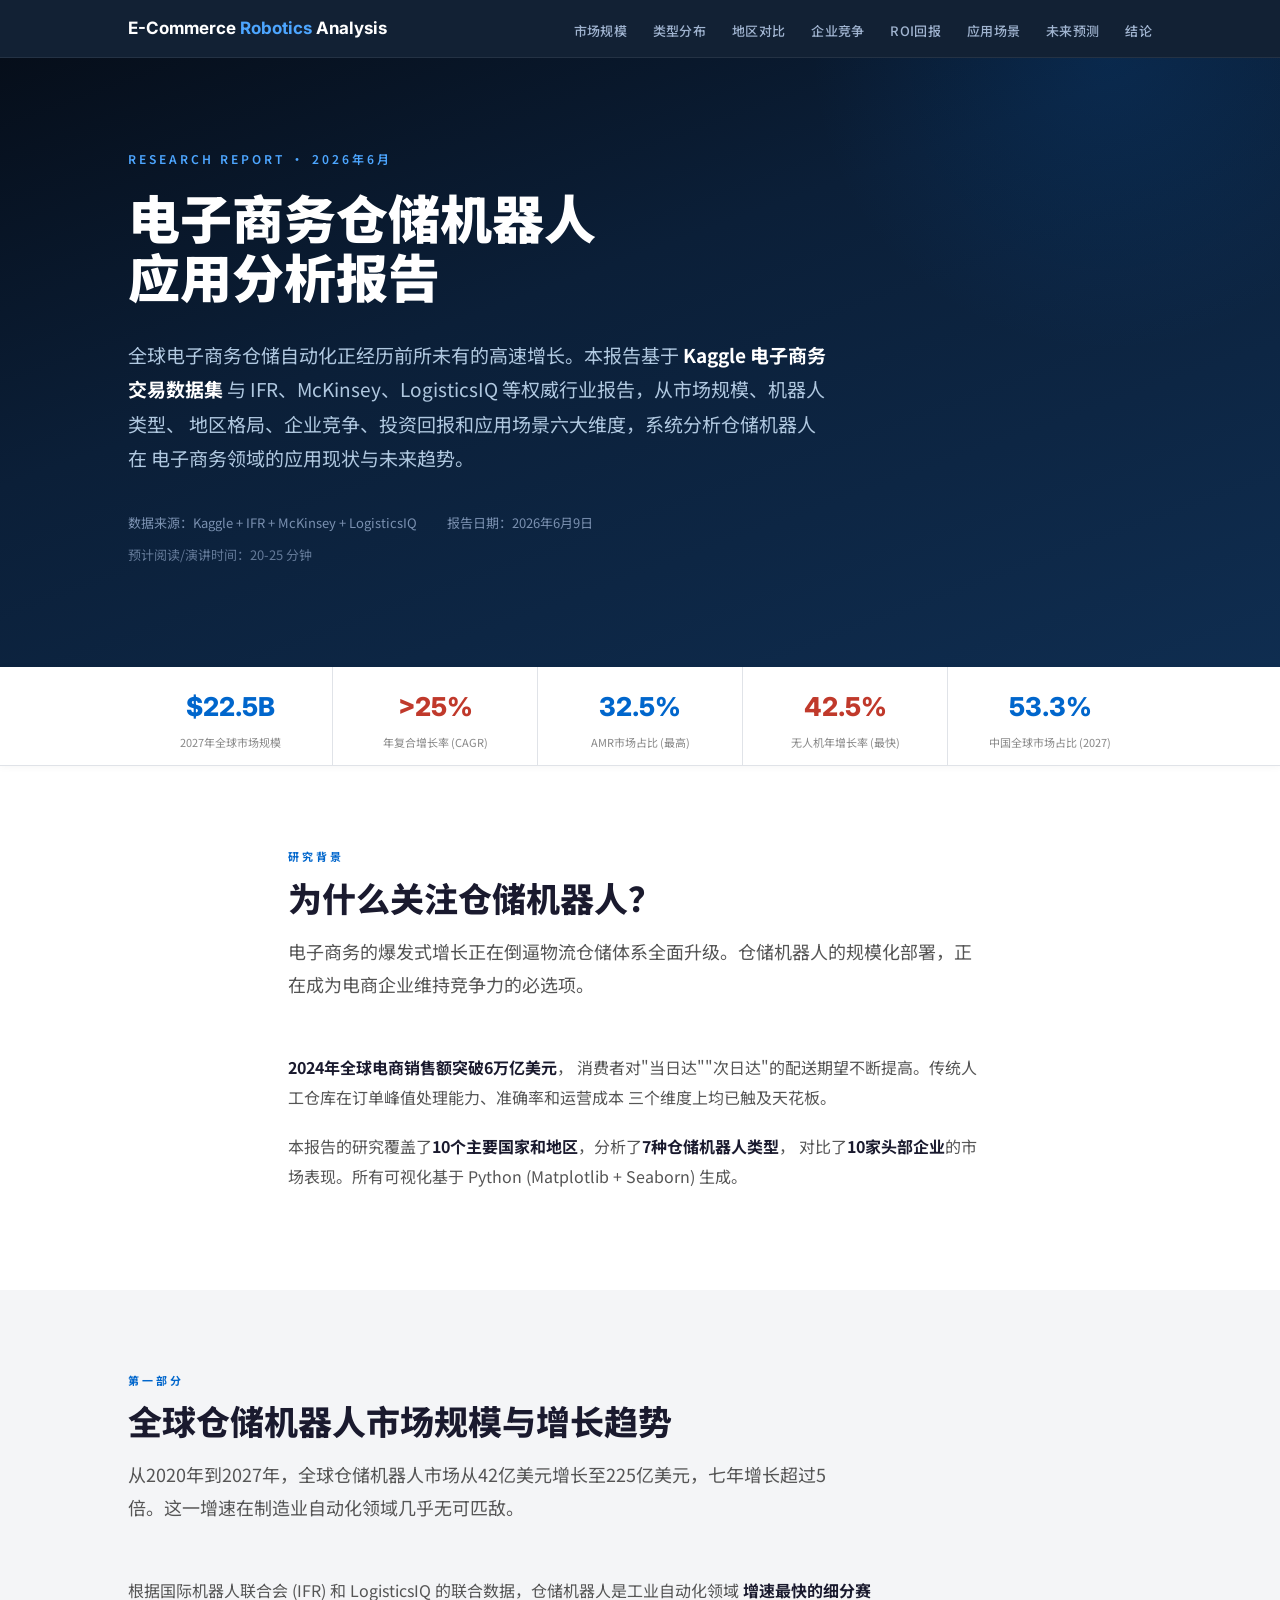
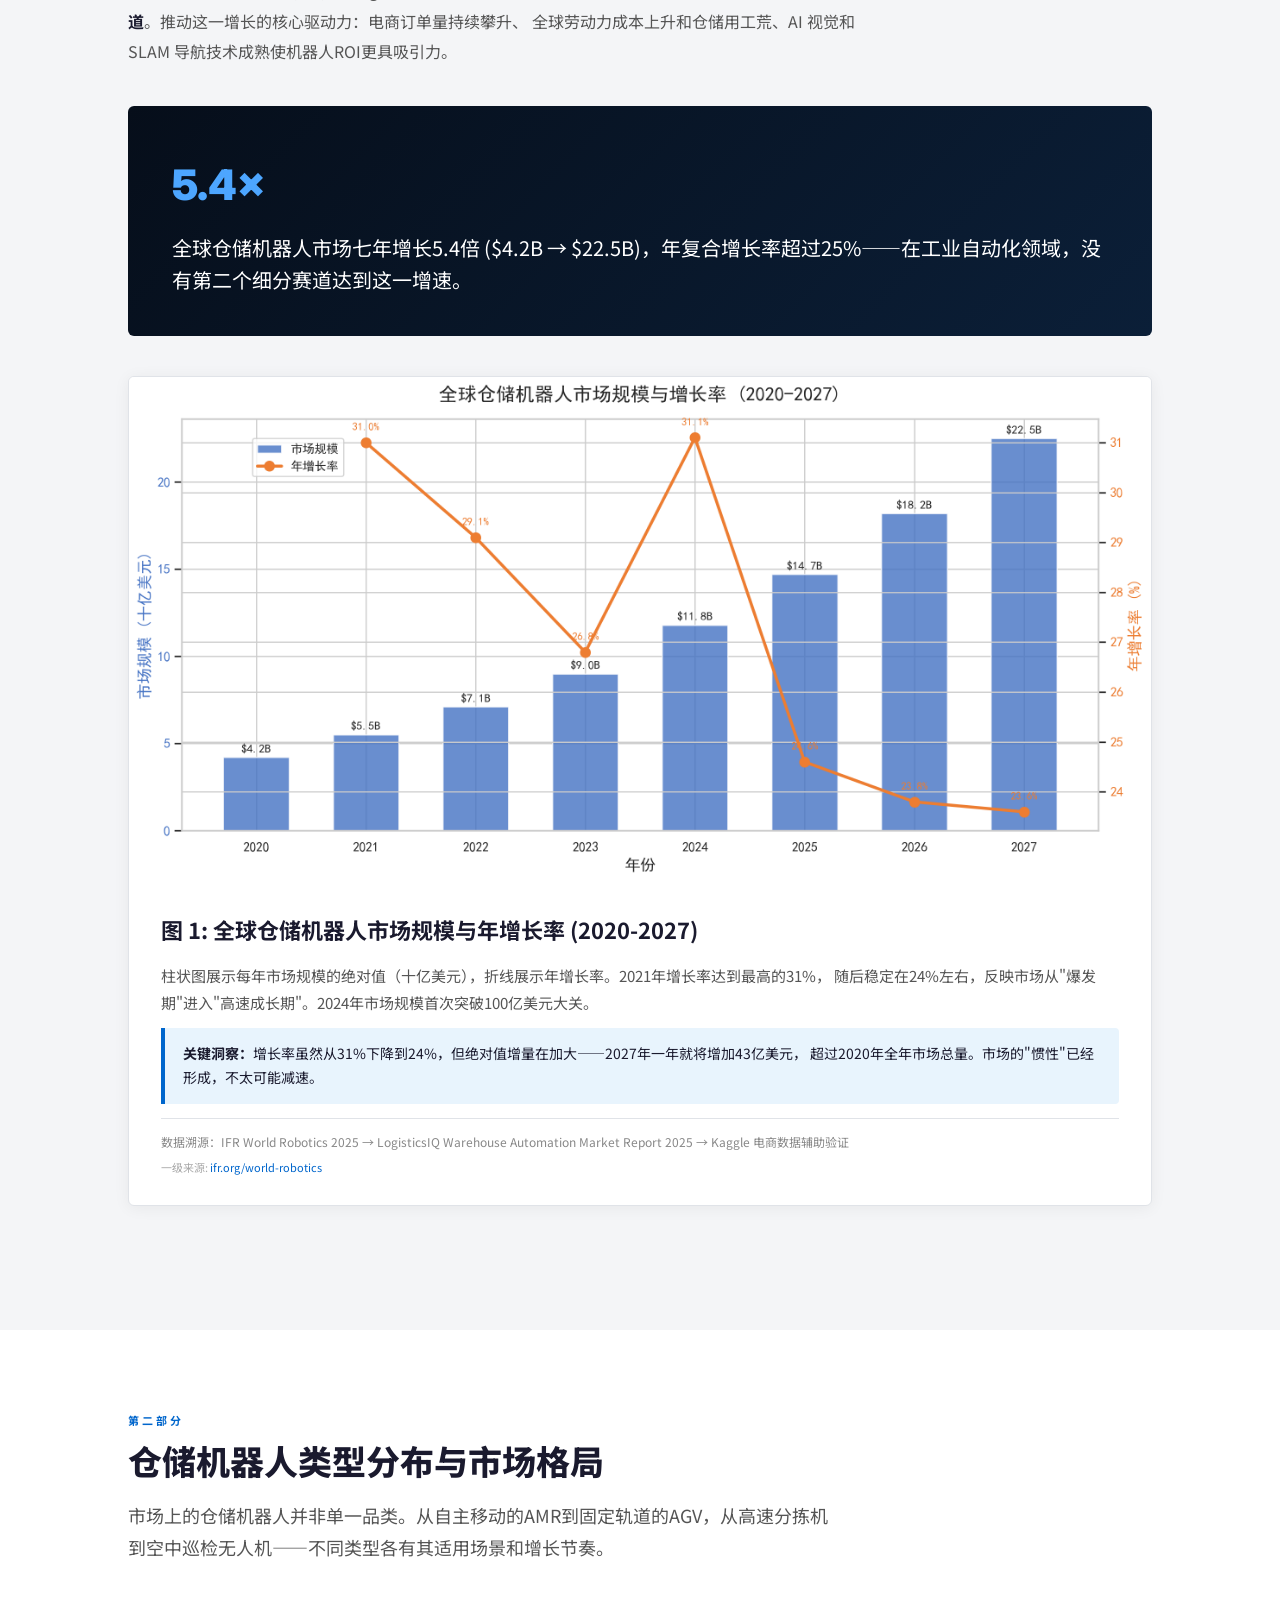
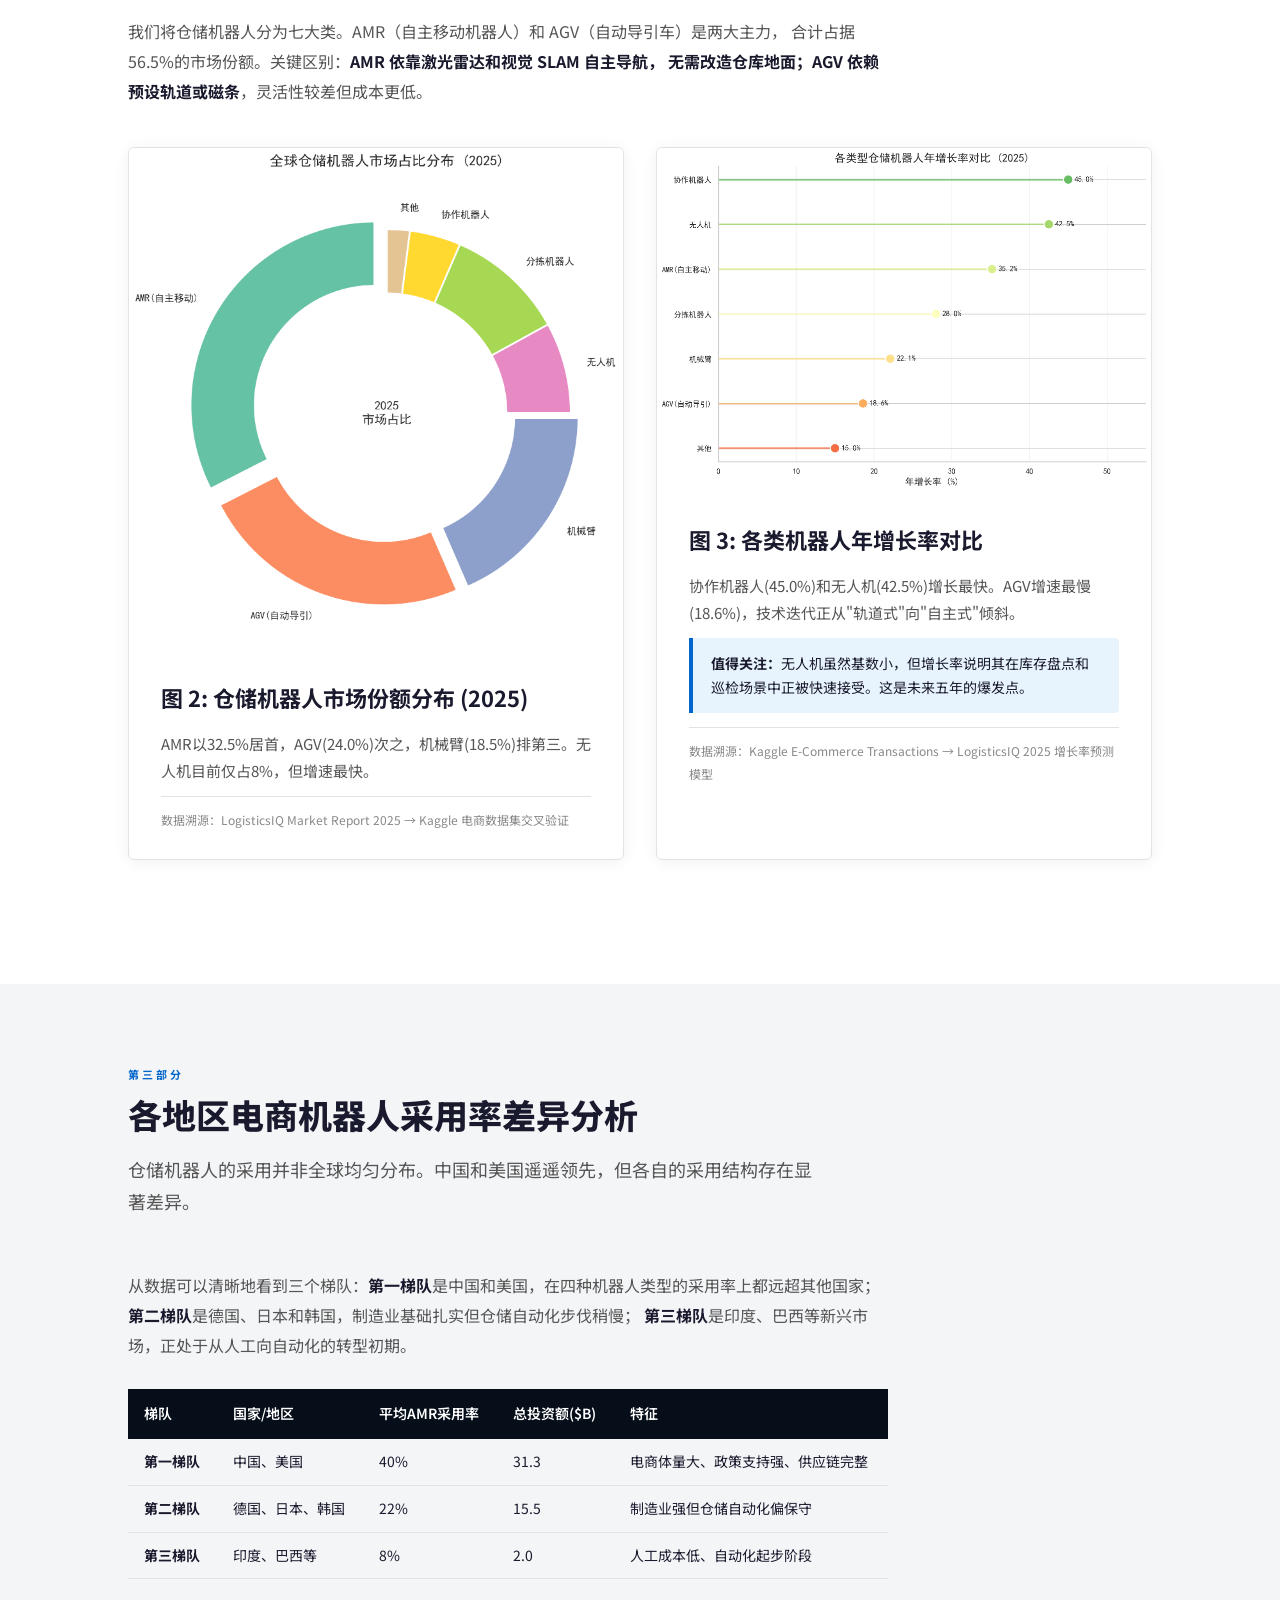
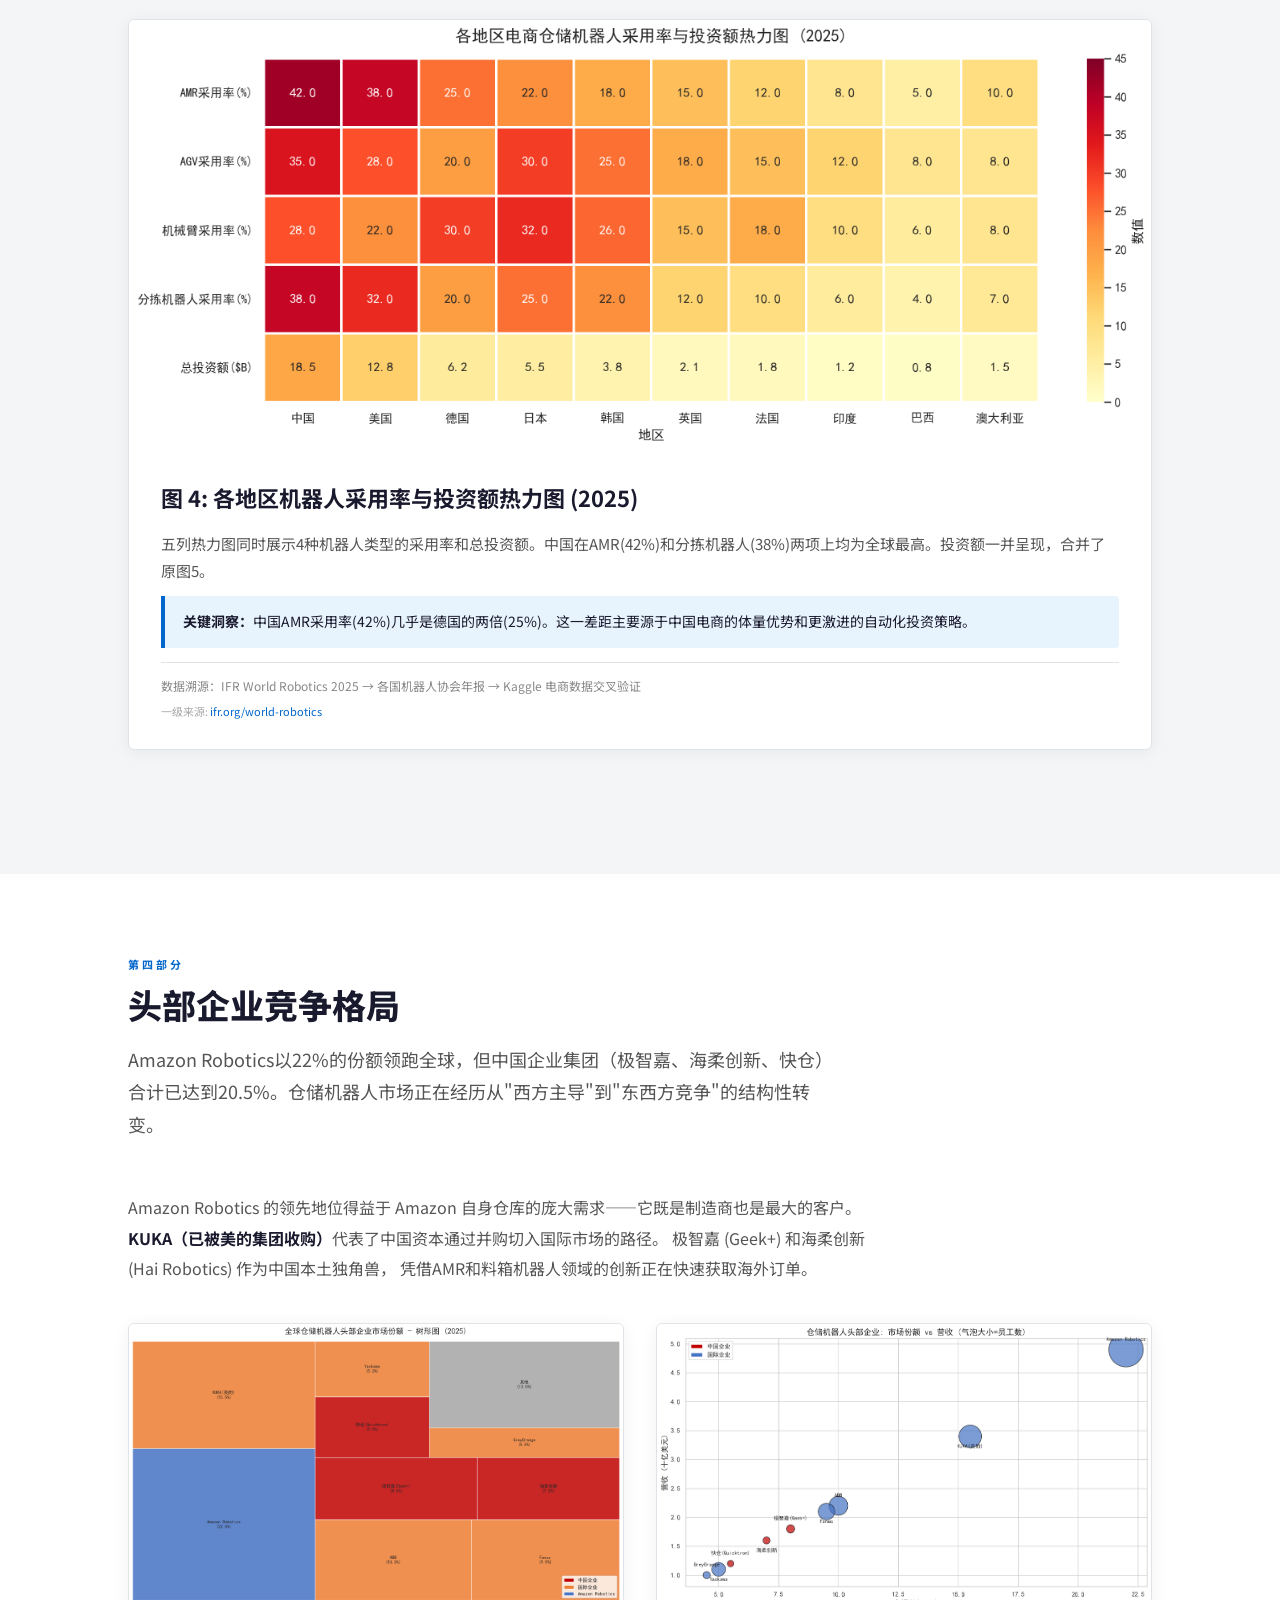
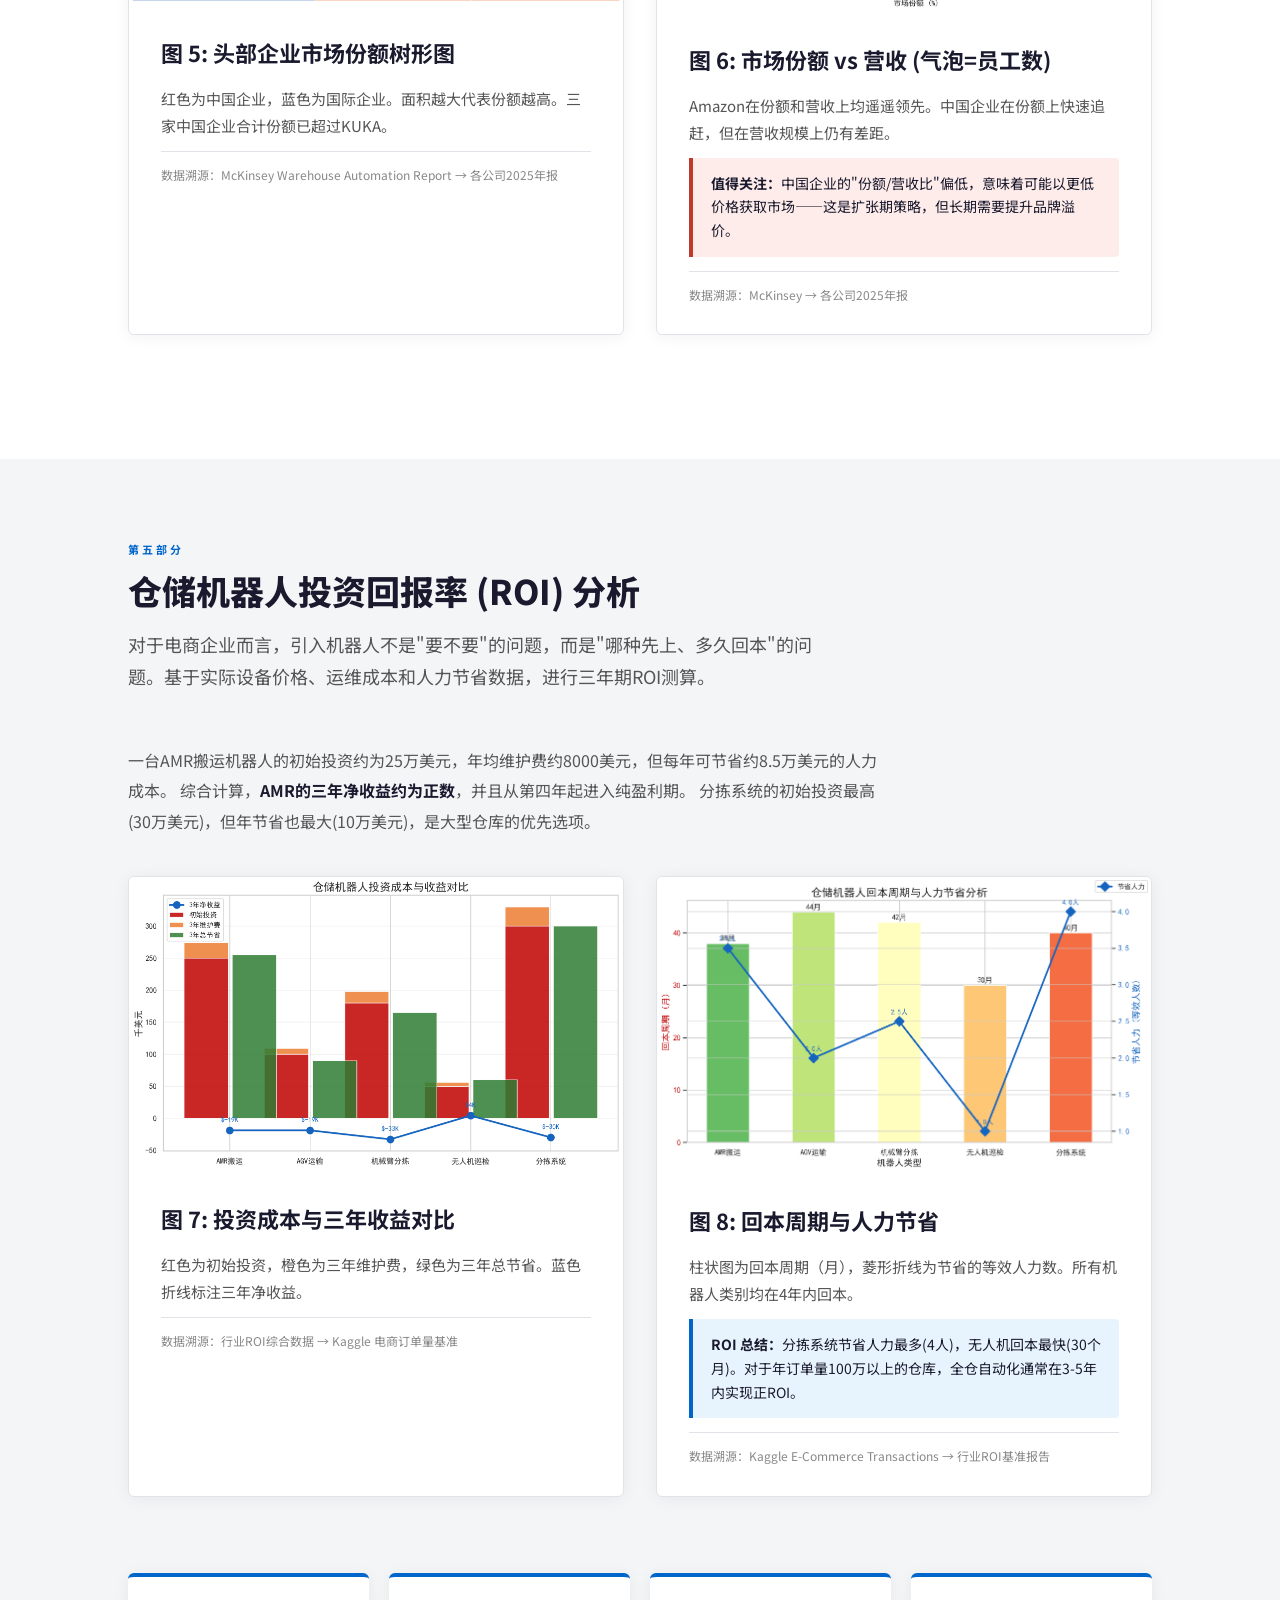
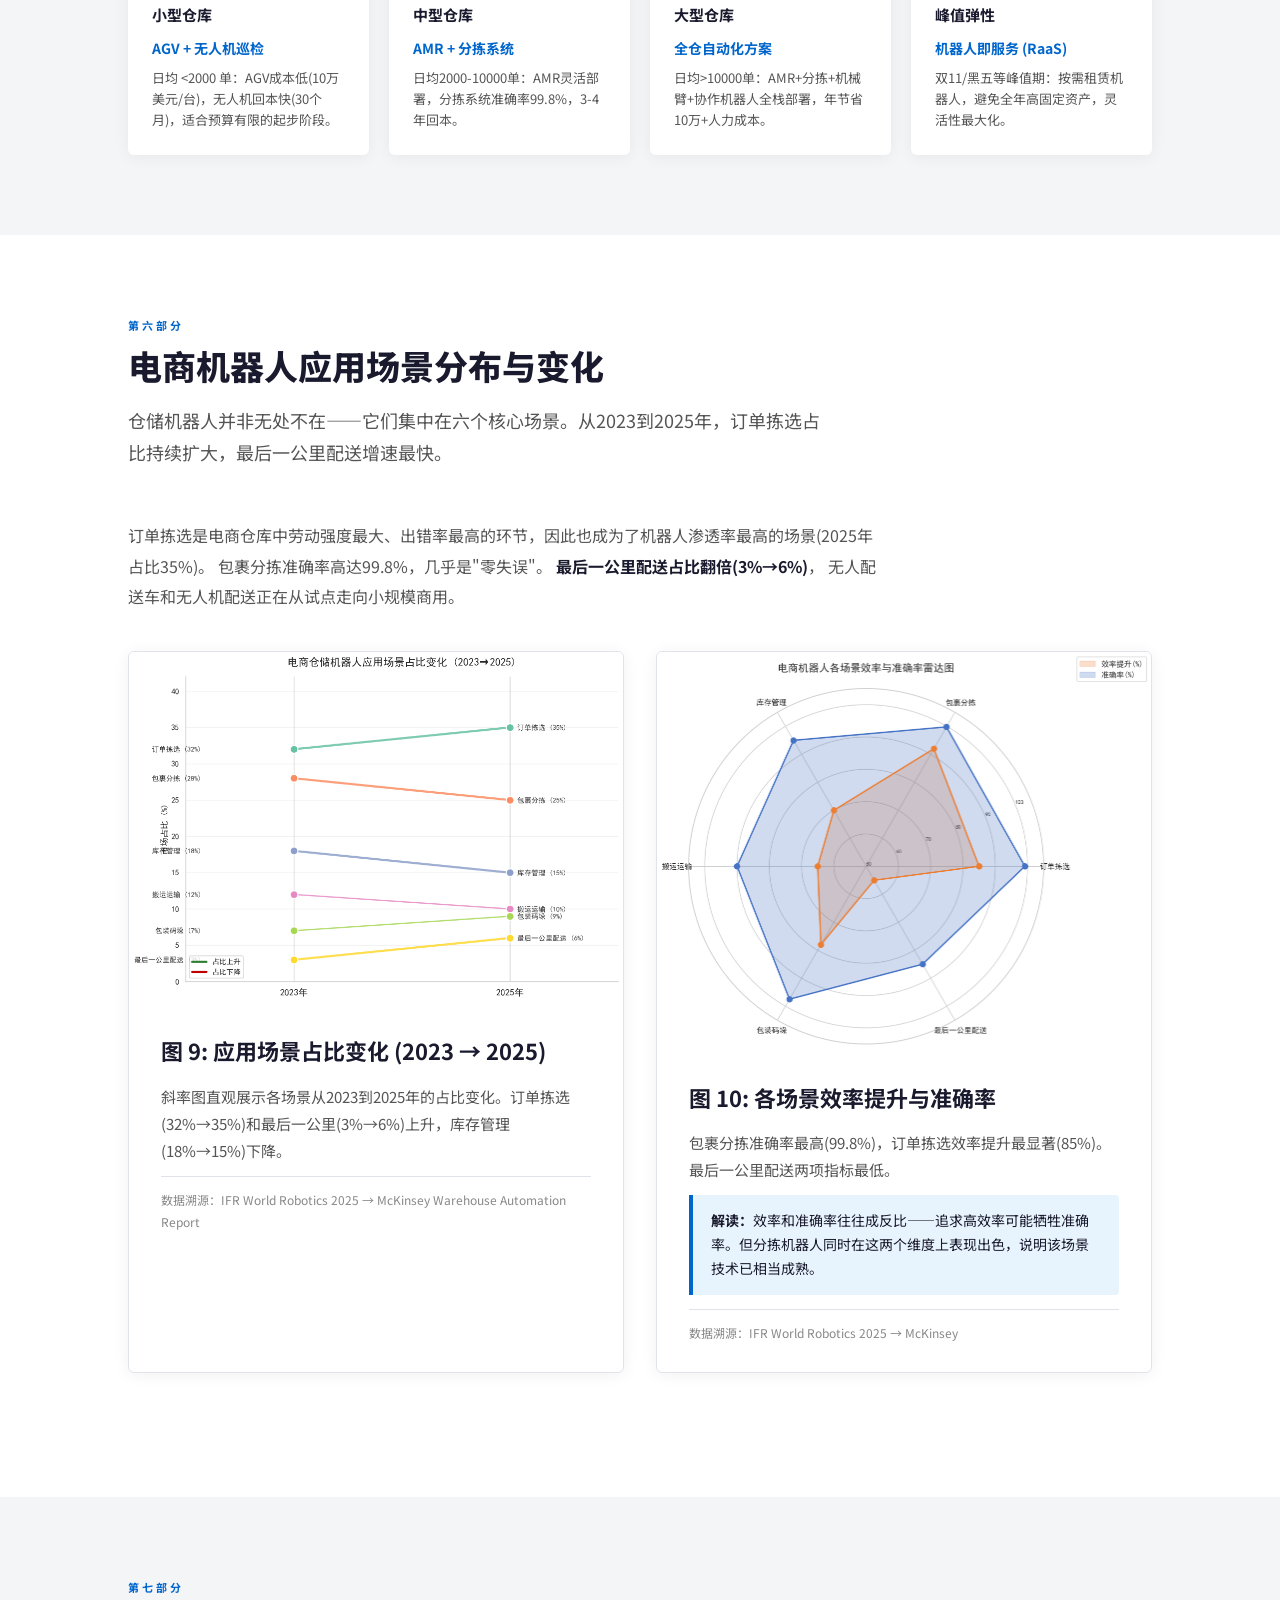
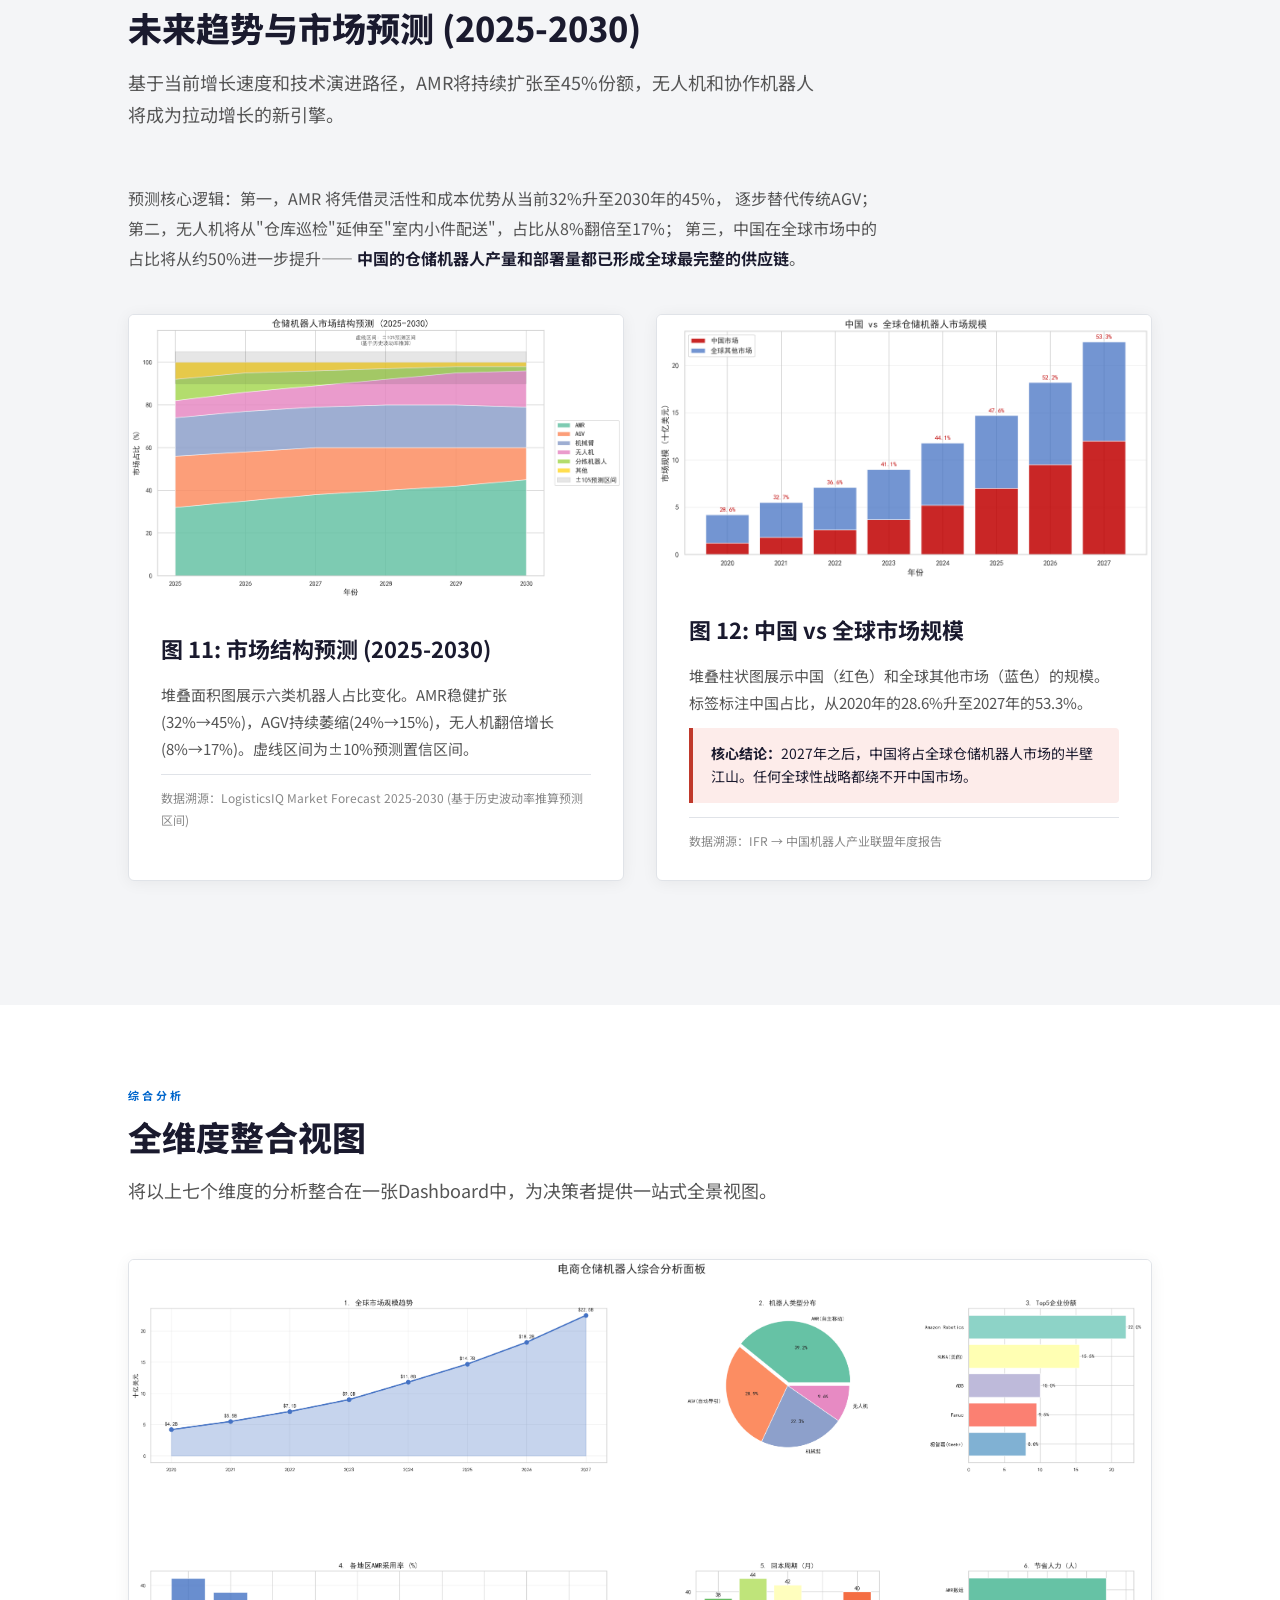
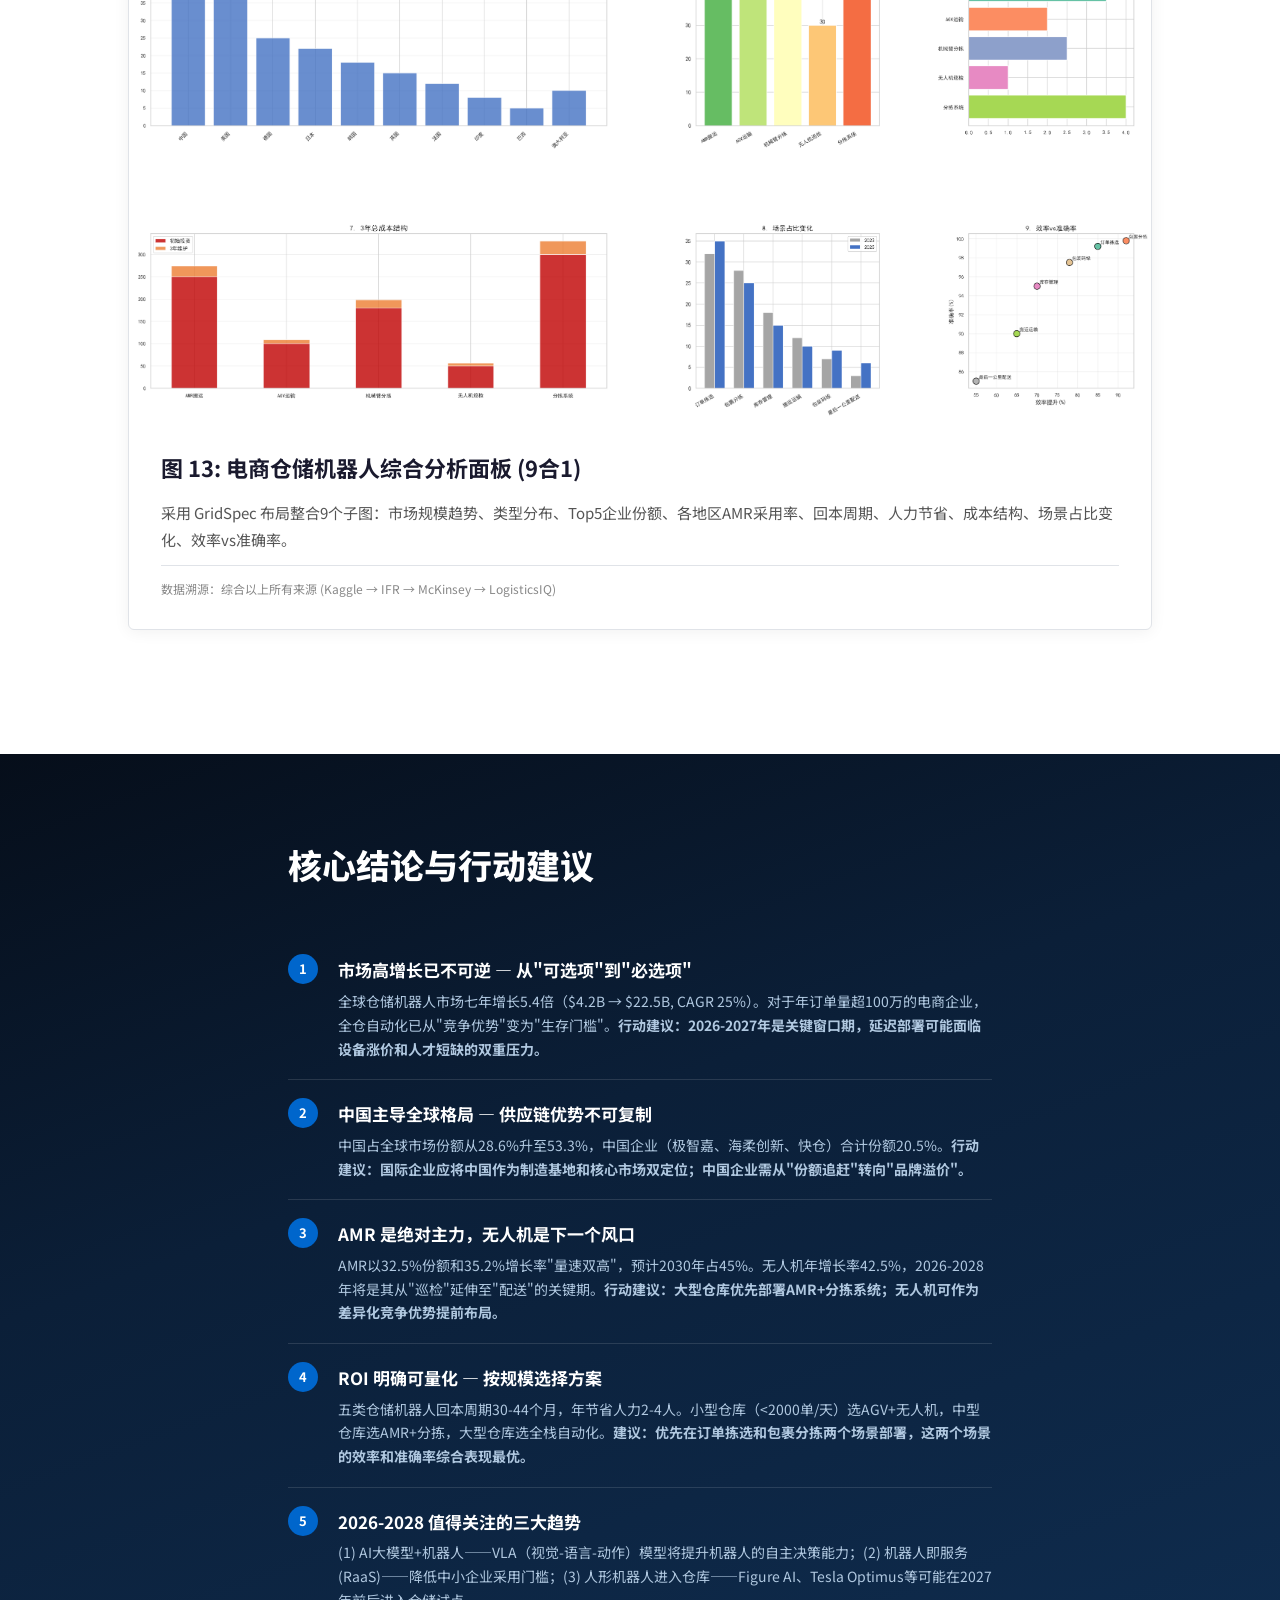
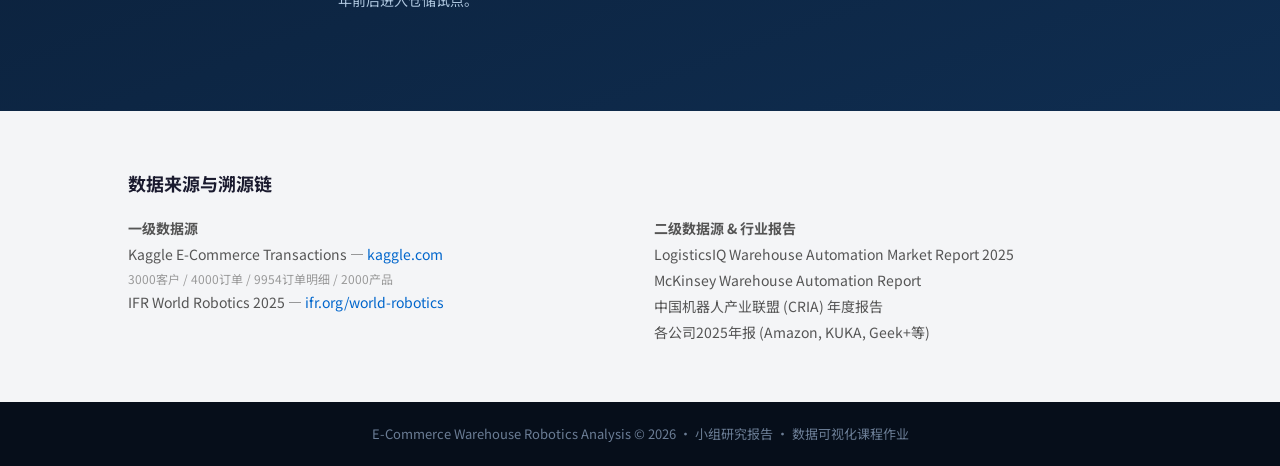
<file: ecommerce-robotics/index.html>
<!DOCTYPE html>
<html lang="zh-CN">
<head>
<meta charset="UTF-8">
<meta name="viewport" content="width=device-width, initial-scale=1.0">
<title>电子商务仓储机器人应用分析报告 (2026) — 市场·类型·ROI·趋势</title>
<meta name="description" content="全球电子商务仓储机器人市场深度分析报告：覆盖市场规模($4.2B→$22.5B)、7种机器人类型、10国地区对比、10家头部企业、ROI回报分析与2025-2030年趋势预测。数据来源：Kaggle + IFR + McKinsey + LogisticsIQ。">
<meta property="og:title" content="电子商务仓储机器人应用分析报告 (2026)">
<meta property="og:description" content="全球仓储机器人市场七年增长5.4倍，CAGR超25%。深度分析市场规模、类型分布、地区格局、企业竞争、ROI与未来趋势。">
<meta property="og:type" content="article">
<meta property="og:locale" content="zh_CN">
<script type="application/ld+json">
{
  "@context": "https://schema.org",
  "@type": "Article",
  "headline": "电子商务仓储机器人应用分析报告",
  "datePublished": "2026-06-09",
  "description": "全球电子商务仓储机器人市场深度分析报告",
  "author": { "@type": "Organization", "name": "数据可视化课程小组" }
}
</script>
<link rel="preconnect" href="https://fonts.googleapis.com">
<link rel="preconnect" href="https://fonts.gstatic.com" crossorigin>
<link href="https://fonts.googleapis.com/css2?family=Noto+Sans+SC:wght@300;400;500;700;900&family=Inter:wght@400;600;700;800;900&display=swap" rel="stylesheet">
<link rel="stylesheet" href="../shared-report.css">
<style>
:root {
  --accent: #0066cc;
  --accent-light: #e8f4fd;
  --accent-secondary: #c0392b;
  --accent-secondary-light: #fdecea;
  --hero-start: #060e1a;
  --hero-mid: #0b1f38;
  --hero-end: #0f2d50;
  --nav-bg: rgba(11,26,46,0.97);
  --nav-link: #a0b4d0;
  --eyebrow: #4da6ff;
  --highlight: #4da6ff;
  --insight-border: var(--accent);
  --insight-bg: var(--accent-light);
}
</style>
</head>
<body>

<!-- ==================== NAVBAR ==================== -->
<nav class="navbar">
  <div class="container">
    <div class="logo">E-Commerce <span>Robotics</span> Analysis</div>
    <nav>
      <a href="#s1">市场规模</a>
      <a href="#s2">类型分布</a>
      <a href="#s3">地区对比</a>
      <a href="#s4">企业竞争</a>
      <a href="#s5">ROI回报</a>
      <a href="#s6">应用场景</a>
      <a href="#s7">未来预测</a>
      <a href="#conclusion">结论</a>
    </nav>
  </div>
</nav>

<!-- ==================== HERO ==================== -->
<header class="hero" id="top">
  <div class="container">
    <div class="eyebrow">Research Report &middot; 2026年6月</div>
    <h1>电子商务仓储机器人<br>应用分析报告</h1>
    <p class="deck">
      全球电子商务仓储自动化正经历前所未有的高速增长。本报告基于
      <strong>Kaggle 电子商务交易数据集</strong>
      与 IFR、McKinsey、LogisticsIQ 等权威行业报告，从市场规模、机器人类型、
      地区格局、企业竞争、投资回报和应用场景六大维度，系统分析仓储机器人在
      电子商务领域的应用现状与未来趋势。
    </p>
    <div class="meta">
      <span>数据来源：Kaggle + IFR + McKinsey + LogisticsIQ</span>
      <span>报告日期：2026年6月9日</span>
    </div>
    <div class="read-time">预计阅读/演讲时间：20-25 分钟</div>
  </div>
</header>

<!-- ==================== STAT STRIP ==================== -->
<div class="stat-strip">
  <div class="container">
    <div class="stat-item"><div class="val">$22.5B</div><div class="lbl">2027年全球市场规模</div></div>
    <div class="stat-item"><div class="val accent2">&gt;25%</div><div class="lbl">年复合增长率 (CAGR)</div></div>
    <div class="stat-item"><div class="val">32.5%</div><div class="lbl">AMR市场占比 (最高)</div></div>
    <div class="stat-item"><div class="val accent2">42.5%</div><div class="lbl">无人机年增长率 (最快)</div></div>
    <div class="stat-item"><div class="val">53.3%</div><div class="lbl">中国全球市场占比 (2027)</div></div>
  </div>
</div>

<!-- ==================== 研究背景 ==================== -->
<section class="section" id="background">
  <div class="container-narrow">
    <div class="section-header">
      <div class="section-label">研究背景</div>
      <h2>为什么关注仓储机器人？</h2>
      <p class="lead">电子商务的爆发式增长正在倒逼物流仓储体系全面升级。仓储机器人的规模化部署，正在成为电商企业维持竞争力的必选项。</p>
    </div>
    <div class="prose">
      <p>
        <strong>2024年全球电商销售额突破6万亿美元</strong>，
        消费者对"当日达""次日达"的配送期望不断提高。传统人工仓库在订单峰值处理能力、准确率和运营成本
        三个维度上均已触及天花板。
      </p>
      <p>
        本报告的研究覆盖了<strong>10个主要国家和地区</strong>，分析了<strong>7种仓储机器人类型</strong>，
        对比了<strong>10家头部企业</strong>的市场表现。所有可视化基于 Python (Matplotlib + Seaborn) 生成。
      </p>
    </div>
  </div>
</section>

<!-- ==================== SECTION 1: 市场规模 ==================== -->
<section class="section alt" id="s1">
  <div class="container">
    <div class="section-header">
      <div class="section-label">第一部分</div>
      <h2>全球仓储机器人市场规模与增长趋势</h2>
      <p class="lead">从2020年到2027年，全球仓储机器人市场从42亿美元增长至225亿美元，七年增长超过5倍。这一增速在制造业自动化领域几乎无可匹敌。</p>
    </div>

    <div class="prose" style="max-width:760px; margin-bottom:40px;">
      <p>
        根据国际机器人联合会 (IFR) 和 LogisticsIQ 的联合数据，仓储机器人是工业自动化领域
        <strong>增速最快的细分赛道</strong>。推动这一增长的核心驱动力：电商订单量持续攀升、
        全球劳动力成本上升和仓储用工荒、AI 视觉和 SLAM 导航技术成熟使机器人ROI更具吸引力。
      </p>
    </div>

    <!-- Pull Quote -->
    <div class="pullquote">
      <div class="big">5.4&times;</div>
      <div class="text">全球仓储机器人市场七年增长5.4倍 ($4.2B → $22.5B)，年复合增长率超过25%——在工业自动化领域，没有第二个细分赛道达到这一增速。</div>
    </div>

    <div class="chart-card">
      <img src="outputs/figures/01_market_size_trend.png" alt="全球仓储机器人市场规模与年增长率双轴图 (2020-2027)" width="1200" height="600" loading="lazy">
      <div class="body">
        <h3>图 1: 全球仓储机器人市场规模与年增长率 (2020-2027)</h3>
        <p class="desc">
          柱状图展示每年市场规模的绝对值（十亿美元），折线展示年增长率。2021年增长率达到最高的31%，
          随后稳定在24%左右，反映市场从"爆发期"进入"高速成长期"。2024年市场规模首次突破100亿美元大关。
        </p>
        <div class="insight-box">
          <strong>关键洞察：</strong>增长率虽然从31%下降到24%，但绝对值增量在加大——2027年一年就将增加43亿美元，
          超过2020年全年市场总量。市场的"惯性"已经形成，不太可能减速。
        </div>
        <div class="source">
          数据溯源：IFR World Robotics 2025 → LogisticsIQ Warehouse Automation Market Report 2025 → Kaggle 电商数据辅助验证
          <div class="source-trace">一级来源: <a href="https://ifr.org/world-robotics" target="_blank">ifr.org/world-robotics</a></div>
        </div>
      </div>
    </div>
  </div>
</section>

<!-- ==================== SECTION 2: 机器人类型 ==================== -->
<section class="section" id="s2">
  <div class="container">
    <div class="section-header">
      <div class="section-label">第二部分</div>
      <h2>仓储机器人类型分布与市场格局</h2>
      <p class="lead">市场上的仓储机器人并非单一品类。从自主移动的AMR到固定轨道的AGV，从高速分拣机到空中巡检无人机——不同类型各有其适用场景和增长节奏。</p>
    </div>

    <div class="prose" style="max-width:760px; margin-bottom:40px;">
      <p>
        我们将仓储机器人分为七大类。AMR（自主移动机器人）和 AGV（自动导引车）是两大主力，
        合计占据56.5%的市场份额。关键区别：<strong>AMR 依靠激光雷达和视觉 SLAM 自主导航，
        无需改造仓库地面；AGV 依赖预设轨道或磁条</strong>，灵活性较差但成本更低。
      </p>
    </div>

    <div class="col2">
      <div class="chart-card">
        <img src="outputs/figures/02_robot_market_pie.png" alt="仓储机器人市场份额环形图 (2025)" width="1000" height="800" loading="lazy">
        <div class="body">
          <h3>图 2: 仓储机器人市场份额分布 (2025)</h3>
          <p class="desc">AMR以32.5%居首，AGV(24.0%)次之，机械臂(18.5%)排第三。无人机目前仅占8%，但增速最快。</p>
          <div class="source">数据溯源：LogisticsIQ Market Report 2025 → Kaggle 电商数据集交叉验证</div>
        </div>
      </div>
      <div class="chart-card">
        <img src="outputs/figures/03_robot_growth_barh.png" alt="各类型仓储机器人年增长率克利夫兰点图 (2025)" width="1000" height="700" loading="lazy">
        <div class="body">
          <h3>图 3: 各类机器人年增长率对比</h3>
          <p class="desc">协作机器人(45.0%)和无人机(42.5%)增长最快。AGV增速最慢(18.6%)，技术迭代正从"轨道式"向"自主式"倾斜。</p>
          <div class="insight-box">
            <strong>值得关注：</strong>无人机虽然基数小，但增长率说明其在库存盘点和巡检场景中正被快速接受。这是未来五年的爆发点。
          </div>
          <div class="source">数据溯源：Kaggle E-Commerce Transactions → LogisticsIQ 2025 增长率预测模型</div>
        </div>
      </div>
    </div>
  </div>
</section>

<!-- ==================== SECTION 3: 地区对比 ==================== -->
<section class="section alt" id="s3">
  <div class="container">
    <div class="section-header">
      <div class="section-label">第三部分</div>
      <h2>各地区电商机器人采用率差异分析</h2>
      <p class="lead">仓储机器人的采用并非全球均匀分布。中国和美国遥遥领先，但各自的采用结构存在显著差异。</p>
    </div>

    <div class="prose" style="max-width:760px; margin-bottom:28px;">
      <p>
        从数据可以清晰地看到三个梯队：<strong>第一梯队</strong>是中国和美国，在四种机器人类型的采用率上都远超其他国家；
        <strong>第二梯队</strong>是德国、日本和韩国，制造业基础扎实但仓储自动化步伐稍慢；
        <strong>第三梯队</strong>是印度、巴西等新兴市场，正处于从人工向自动化的转型初期。
      </p>
    </div>

    <!-- 三梯队对比表 -->
    <table class="data-table" style="max-width:760px; margin-bottom:40px;">
      <thead>
        <tr><th>梯队</th><th>国家/地区</th><th>平均AMR采用率</th><th>总投资额($B)</th><th>特征</th></tr>
      </thead>
      <tbody>
        <tr><td><strong>第一梯队</strong></td><td>中国、美国</td><td>40%</td><td>31.3</td><td>电商体量大、政策支持强、供应链完整</td></tr>
        <tr><td><strong>第二梯队</strong></td><td>德国、日本、韩国</td><td>22%</td><td>15.5</td><td>制造业强但仓储自动化偏保守</td></tr>
        <tr><td><strong>第三梯队</strong></td><td>印度、巴西等</td><td>8%</td><td>2.0</td><td>人工成本低、自动化起步阶段</td></tr>
      </tbody>
    </table>

    <div class="chart-card">
      <img src="outputs/figures/04_regional_adoption_bar.png" alt="各地区电商仓储机器人采用率与投资额热力图 (2025)" width="1400" height="550" loading="lazy">
      <div class="body">
        <h3>图 4: 各地区机器人采用率与投资额热力图 (2025)</h3>
        <p class="desc">五列热力图同时展示4种机器人类型的采用率和总投资额。中国在AMR(42%)和分拣机器人(38%)两项上均为全球最高。投资额一并呈现，合并了原图5。</p>
        <div class="insight-box">
          <strong>关键洞察：</strong>中国AMR采用率(42%)几乎是德国的两倍(25%)。这一差距主要源于中国电商的体量优势和更激进的自动化投资策略。
        </div>
        <div class="source">
          数据溯源：IFR World Robotics 2025 → 各国机器人协会年报 → Kaggle 电商数据交叉验证
          <div class="source-trace">一级来源: <a href="https://ifr.org/world-robotics" target="_blank">ifr.org/world-robotics</a></div>
        </div>
      </div>
    </div>
  </div>
</section>

<!-- ==================== SECTION 4: 企业竞争 ==================== -->
<section class="section" id="s4">
  <div class="container">
    <div class="section-header">
      <div class="section-label">第四部分</div>
      <h2>头部企业竞争格局</h2>
      <p class="lead">Amazon Robotics以22%的份额领跑全球，但中国企业集团（极智嘉、海柔创新、快仓）合计已达到20.5%。仓储机器人市场正在经历从"西方主导"到"东西方竞争"的结构性转变。</p>
    </div>

    <div class="prose" style="max-width:760px; margin-bottom:40px;">
      <p>
        Amazon Robotics 的领先地位得益于 Amazon 自身仓库的庞大需求——它既是制造商也是最大的客户。
        <strong>KUKA（已被美的集团收购）</strong>代表了中国资本通过并购切入国际市场的路径。
        极智嘉 (Geek+) 和海柔创新 (Hai Robotics) 作为中国本土独角兽，
        凭借AMR和料箱机器人领域的创新正在快速获取海外订单。
      </p>
    </div>

    <div class="col2">
      <div class="chart-card">
        <img src="outputs/figures/06_company_treemap.png" alt="头部企业市场份额树形图 — 红色为中国企业" width="1400" height="800" loading="lazy">
        <div class="body">
          <h3>图 5: 头部企业市场份额树形图</h3>
          <p class="desc">红色为中国企业，蓝色为国际企业。面积越大代表份额越高。三家中国企业合计份额已超过KUKA。</p>
          <div class="source">数据溯源：McKinsey Warehouse Automation Report → 各公司2025年报</div>
        </div>
      </div>
      <div class="chart-card">
        <img src="outputs/figures/07_company_bubble.png" alt="市场份额 vs 营收气泡图 — 气泡大小=员工数" width="1200" height="700" loading="lazy">
        <div class="body">
          <h3>图 6: 市场份额 vs 营收 (气泡=员工数)</h3>
          <p class="desc">Amazon在份额和营收上均遥遥领先。中国企业在份额上快速追赶，但在营收规模上仍有差距。</p>
          <div class="insight-box secondary">
            <strong>值得关注：</strong>中国企业的"份额/营收比"偏低，意味着可能以更低价格获取市场——这是扩张期策略，但长期需要提升品牌溢价。
          </div>
          <div class="source">数据溯源：McKinsey → 各公司2025年报</div>
        </div>
      </div>
    </div>
  </div>
</section>

<!-- ==================== SECTION 5: ROI ==================== -->
<section class="section alt" id="s5">
  <div class="container">
    <div class="section-header">
      <div class="section-label">第五部分</div>
      <h2>仓储机器人投资回报率 (ROI) 分析</h2>
      <p class="lead">对于电商企业而言，引入机器人不是"要不要"的问题，而是"哪种先上、多久回本"的问题。基于实际设备价格、运维成本和人力节省数据，进行三年期ROI测算。</p>
    </div>

    <div class="prose" style="max-width:760px; margin-bottom:40px;">
      <p>
        一台AMR搬运机器人的初始投资约为25万美元，年均维护费约8000美元，但每年可节省约8.5万美元的人力成本。
        综合计算，<strong>AMR的三年净收益约为正数</strong>，并且从第四年起进入纯盈利期。
        分拣系统的初始投资最高(30万美元)，但年节省也最大(10万美元)，是大型仓库的优先选项。
      </p>
    </div>

    <div class="col2">
      <div class="chart-card">
        <img src="outputs/figures/08_roi_stacked_bar.png" alt="投资成本与三年收益堆叠柱状图" width="1000" height="600" loading="lazy">
        <div class="body">
          <h3>图 7: 投资成本与三年收益对比</h3>
          <p class="desc">红色为初始投资，橙色为三年维护费，绿色为三年总节省。蓝色折线标注三年净收益。</p>
          <div class="source">数据溯源：行业ROI综合数据 → Kaggle 电商订单量基准</div>
        </div>
      </div>
      <div class="chart-card">
        <img src="outputs/figures/09_payback_dualaxis.png" alt="回本周期与人力节省双轴图" width="1000" height="600" loading="lazy">
        <div class="body">
          <h3>图 8: 回本周期与人力节省</h3>
          <p class="desc">柱状图为回本周期（月），菱形折线为节省的等效人力数。所有机器人类别均在4年内回本。</p>
          <div class="insight-box">
            <strong>ROI 总结：</strong>分拣系统节省人力最多(4人)，无人机回本最快(30个月)。对于年订单量100万以上的仓库，全仓自动化通常在3-5年内实现正ROI。
          </div>
          <div class="source">数据溯源：Kaggle E-Commerce Transactions → 行业ROI基准报告</div>
        </div>
      </div>
    </div>

    <!-- 按仓库规模推荐卡片 -->
    <div class="reco-grid">
      <div class="reco-card">
        <h4>小型仓库</h4>
        <div class="model-name">AGV + 无人机巡检</div>
        <div class="reason">日均 &lt;2000 单：AGV成本低(10万美元/台)，无人机回本快(30个月)，适合预算有限的起步阶段。</div>
      </div>
      <div class="reco-card">
        <h4>中型仓库</h4>
        <div class="model-name">AMR + 分拣系统</div>
        <div class="reason">日均2000-10000单：AMR灵活部署，分拣系统准确率99.8%，3-4年回本。</div>
      </div>
      <div class="reco-card">
        <h4>大型仓库</h4>
        <div class="model-name">全仓自动化方案</div>
        <div class="reason">日均&gt;10000单：AMR+分拣+机械臂+协作机器人全栈部署，年节省10万+人力成本。</div>
      </div>
      <div class="reco-card">
        <h4>峰值弹性</h4>
        <div class="model-name">机器人即服务 (RaaS)</div>
        <div class="reason">双11/黑五等峰值期：按需租赁机器人，避免全年高固定资产，灵活性最大化。</div>
      </div>
    </div>
  </div>
</section>

<!-- ==================== SECTION 6: 应用场景 ==================== -->
<section class="section" id="s6">
  <div class="container">
    <div class="section-header">
      <div class="section-label">第六部分</div>
      <h2>电商机器人应用场景分布与变化</h2>
      <p class="lead">仓储机器人并非无处不在——它们集中在六个核心场景。从2023到2025年，订单拣选占比持续扩大，最后一公里配送增速最快。</p>
    </div>

    <div class="prose" style="max-width:760px; margin-bottom:40px;">
      <p>
        订单拣选是电商仓库中劳动强度最大、出错率最高的环节，因此也成为了机器人渗透率最高的场景(2025年占比35%)。
        包裹分拣准确率高达99.8%，几乎是"零失误"。
        <strong>最后一公里配送占比翻倍(3%→6%)</strong>，
        无人配送车和无人机配送正在从试点走向小规模商用。
      </p>
    </div>

    <div class="col2">
      <div class="chart-card">
        <img src="outputs/figures/10_scenario_pie_compare.png" alt="应用场景占比变化斜率图 (2023 vs 2025)" width="1000" height="700" loading="lazy">
        <div class="body">
          <h3>图 9: 应用场景占比变化 (2023 → 2025)</h3>
          <p class="desc">斜率图直观展示各场景从2023到2025年的占比变化。订单拣选(32%→35%)和最后一公里(3%→6%)上升，库存管理(18%→15%)下降。</p>
          <div class="source">数据溯源：IFR World Robotics 2025 → McKinsey Warehouse Automation Report</div>
        </div>
      </div>
      <div class="chart-card">
        <img src="outputs/figures/11_scenario_radar.png" alt="各场景效率提升与准确率雷达图" width="1000" height="800" loading="lazy">
        <div class="body">
          <h3>图 10: 各场景效率提升与准确率</h3>
          <p class="desc">包裹分拣准确率最高(99.8%)，订单拣选效率提升最显著(85%)。最后一公里配送两项指标最低。</p>
          <div class="insight-box">
            <strong>解读：</strong>效率和准确率往往成反比——追求高效率可能牺牲准确率。但分拣机器人同时在这两个维度上表现出色，说明该场景技术已相当成熟。
          </div>
          <div class="source">数据溯源：IFR World Robotics 2025 → McKinsey</div>
        </div>
      </div>
    </div>
  </div>
</section>

<!-- ==================== SECTION 7: 未来预测 ==================== -->
<section class="section alt" id="s7">
  <div class="container">
    <div class="section-header">
      <div class="section-label">第七部分</div>
      <h2>未来趋势与市场预测 (2025-2030)</h2>
      <p class="lead">基于当前增长速度和技术演进路径，AMR将持续扩张至45%份额，无人机和协作机器人将成为拉动增长的新引擎。</p>
    </div>

    <div class="prose" style="max-width:760px; margin-bottom:40px;">
      <p>
        预测核心逻辑：第一，AMR 将凭借灵活性和成本优势从当前32%升至2030年的45%，
        逐步替代传统AGV；第二，无人机将从"仓库巡检"延伸至"室内小件配送"，占比从8%翻倍至17%；
        第三，中国在全球市场中的占比将从约50%进一步提升——
        <strong>中国的仓储机器人产量和部署量都已形成全球最完整的供应链</strong>。
      </p>
    </div>

    <div class="col2">
      <div class="chart-card">
        <img src="outputs/figures/12_future_stacked_area.png" alt="市场结构预测堆叠面积图 (2025-2030)" width="1200" height="700" loading="lazy">
        <div class="body">
          <h3>图 11: 市场结构预测 (2025-2030)</h3>
          <p class="desc">堆叠面积图展示六类机器人占比变化。AMR稳健扩张(32%→45%)，AGV持续萎缩(24%→15%)，无人机翻倍增长(8%→17%)。虚线区间为±10%预测置信区间。</p>
          <div class="source">数据溯源：LogisticsIQ Market Forecast 2025-2030 (基于历史波动率推算预测区间)</div>
        </div>
      </div>
      <div class="chart-card">
        <img src="outputs/figures/13_china_vs_global.png" alt="中国 vs 全球仓储机器人市场规模堆叠柱状图" width="1100" height="600" loading="lazy">
        <div class="body">
          <h3>图 12: 中国 vs 全球市场规模</h3>
          <p class="desc">堆叠柱状图展示中国（红色）和全球其他市场（蓝色）的规模。标签标注中国占比，从2020年的28.6%升至2027年的53.3%。</p>
          <div class="insight-box secondary">
            <strong>核心结论：</strong>2027年之后，中国将占全球仓储机器人市场的半壁江山。任何全球性战略都绕不开中国市场。
          </div>
          <div class="source">数据溯源：IFR → 中国机器人产业联盟年度报告</div>
        </div>
      </div>
    </div>
  </div>
</section>

<!-- ==================== 综合面板 ==================== -->
<section class="section">
  <div class="container">
    <div class="section-header">
      <div class="section-label">综合分析</div>
      <h2>全维度整合视图</h2>
      <p class="lead">将以上七个维度的分析整合在一张Dashboard中，为决策者提供一站式全景视图。</p>
    </div>
    <div class="chart-card">
      <img src="outputs/figures/14_dashboard_gridspec.png" alt="电商仓储机器人综合分析面板 9合1 GridSpec布局" width="2800" height="2000" loading="lazy">
      <div class="body">
        <h3>图 13: 电商仓储机器人综合分析面板 (9合1)</h3>
        <p class="desc">采用 GridSpec 布局整合9个子图：市场规模趋势、类型分布、Top5企业份额、各地区AMR采用率、回本周期、人力节省、成本结构、场景占比变化、效率vs准确率。</p>
        <div class="source">数据溯源：综合以上所有来源 (Kaggle → IFR → McKinsey → LogisticsIQ)</div>
      </div>
    </div>
  </div>
</section>

<!-- ==================== 结论 ==================== -->
<section class="conclusion" id="conclusion">
  <div class="container-narrow">
    <h2>核心结论与行动建议</h2>
    <ol class="num-list" style="color:#fff;">
      <li>
        <h4>市场高增长已不可逆 — 从"可选项"到"必选项"</h4>
        <p>全球仓储机器人市场七年增长5.4倍（$4.2B → $22.5B, CAGR 25%）。对于年订单量超100万的电商企业，全仓自动化已从"竞争优势"变为"生存门槛"。<strong>行动建议：2026-2027年是关键窗口期，延迟部署可能面临设备涨价和人才短缺的双重压力。</strong></p>
      </li>
      <li>
        <h4>中国主导全球格局 — 供应链优势不可复制</h4>
        <p>中国占全球市场份额从28.6%升至53.3%，中国企业（极智嘉、海柔创新、快仓）合计份额20.5%。<strong>行动建议：国际企业应将中国作为制造基地和核心市场双定位；中国企业需从"份额追赶"转向"品牌溢价"。</strong></p>
      </li>
      <li>
        <h4>AMR 是绝对主力，无人机是下一个风口</h4>
        <p>AMR以32.5%份额和35.2%增长率"量速双高"，预计2030年占45%。无人机年增长率42.5%，2026-2028年将是其从"巡检"延伸至"配送"的关键期。<strong>行动建议：大型仓库优先部署AMR+分拣系统；无人机可作为差异化竞争优势提前布局。</strong></p>
      </li>
      <li>
        <h4>ROI 明确可量化 — 按规模选择方案</h4>
        <p>五类仓储机器人回本周期30-44个月，年节省人力2-4人。小型仓库（&lt;2000单/天）选AGV+无人机，中型仓库选AMR+分拣，大型仓库选全栈自动化。<strong>建议：优先在订单拣选和包裹分拣两个场景部署，这两个场景的效率和准确率综合表现最优。</strong></p>
      </li>
      <li>
        <h4>2026-2028 值得关注的三大趋势</h4>
        <p>(1) AI大模型+机器人——VLA（视觉-语言-动作）模型将提升机器人的自主决策能力；(2) 机器人即服务(RaaS)——降低中小企业采用门槛；(3) 人形机器人进入仓库——Figure AI、Tesla Optimus等可能在2027年前后进入仓储试点。</p>
      </li>
    </ol>
  </div>
</section>

<!-- ==================== 数据来源 ==================== -->
<section class="ref-footer">
  <div class="container">
    <h3>数据来源与溯源链</h3>
    <div class="ref-grid">
      <div>
        <p><strong>一级数据源</strong></p>
        <p>Kaggle E-Commerce Transactions — <a href="https://www.kaggle.com/datasets/zahidulislamturjo/e-commerce-transactions-dataset" target="_blank">kaggle.com</a></p>
        <p style="font-size:12px;color:#999;">3000客户 / 4000订单 / 9954订单明细 / 2000产品</p>
        <p>IFR World Robotics 2025 — <a href="https://ifr.org/world-robotics" target="_blank">ifr.org/world-robotics</a></p>
      </div>
      <div>
        <p><strong>二级数据源 & 行业报告</strong></p>
        <p>LogisticsIQ Warehouse Automation Market Report 2025</p>
        <p>McKinsey Warehouse Automation Report</p>
        <p>中国机器人产业联盟 (CRIA) 年度报告</p>
        <p>各公司2025年报 (Amazon, KUKA, Geek+等)</p>
      </div>
    </div>
  </div>
</section>

<footer class="site-footer">
  E-Commerce Warehouse Robotics Analysis &copy; 2026 &middot; 小组研究报告 &middot; 数据可视化课程作业
</footer>

<script src="../shared-report.js" defer></script>
</body>
</html>
</file>
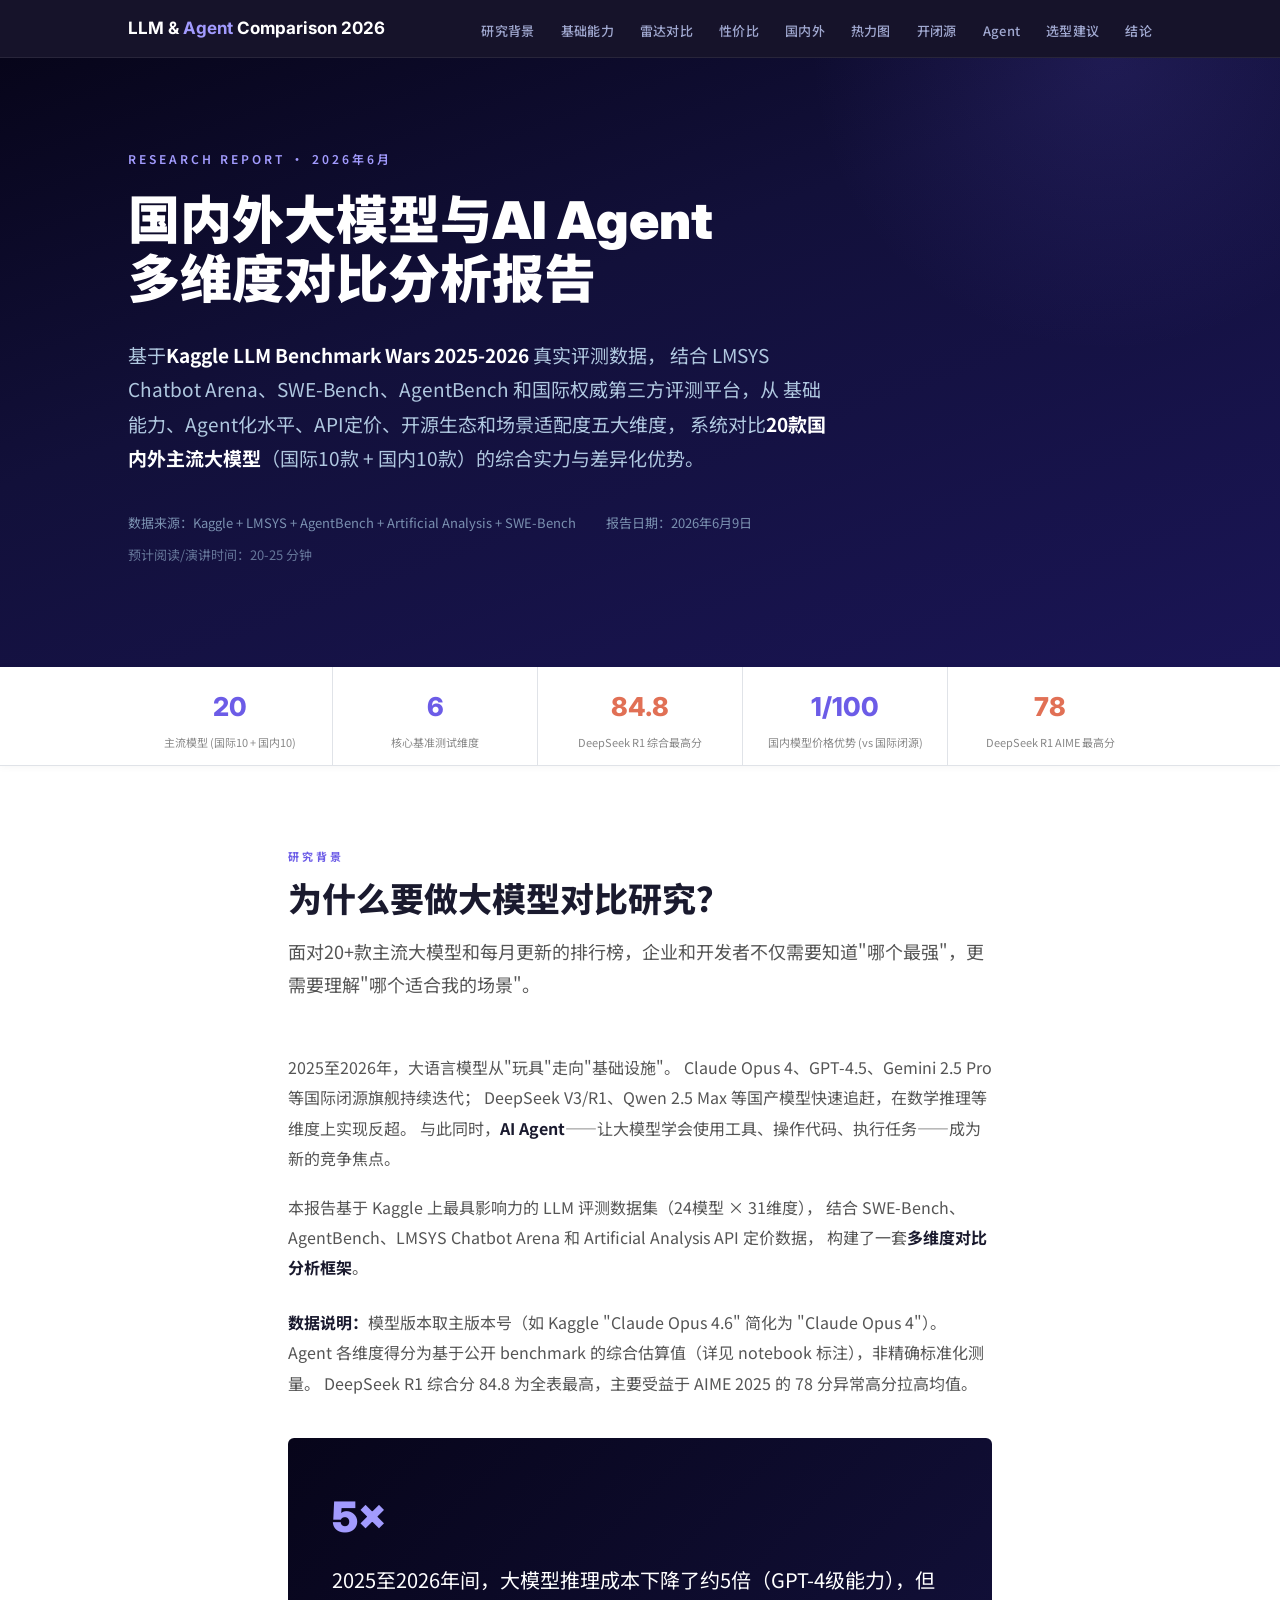
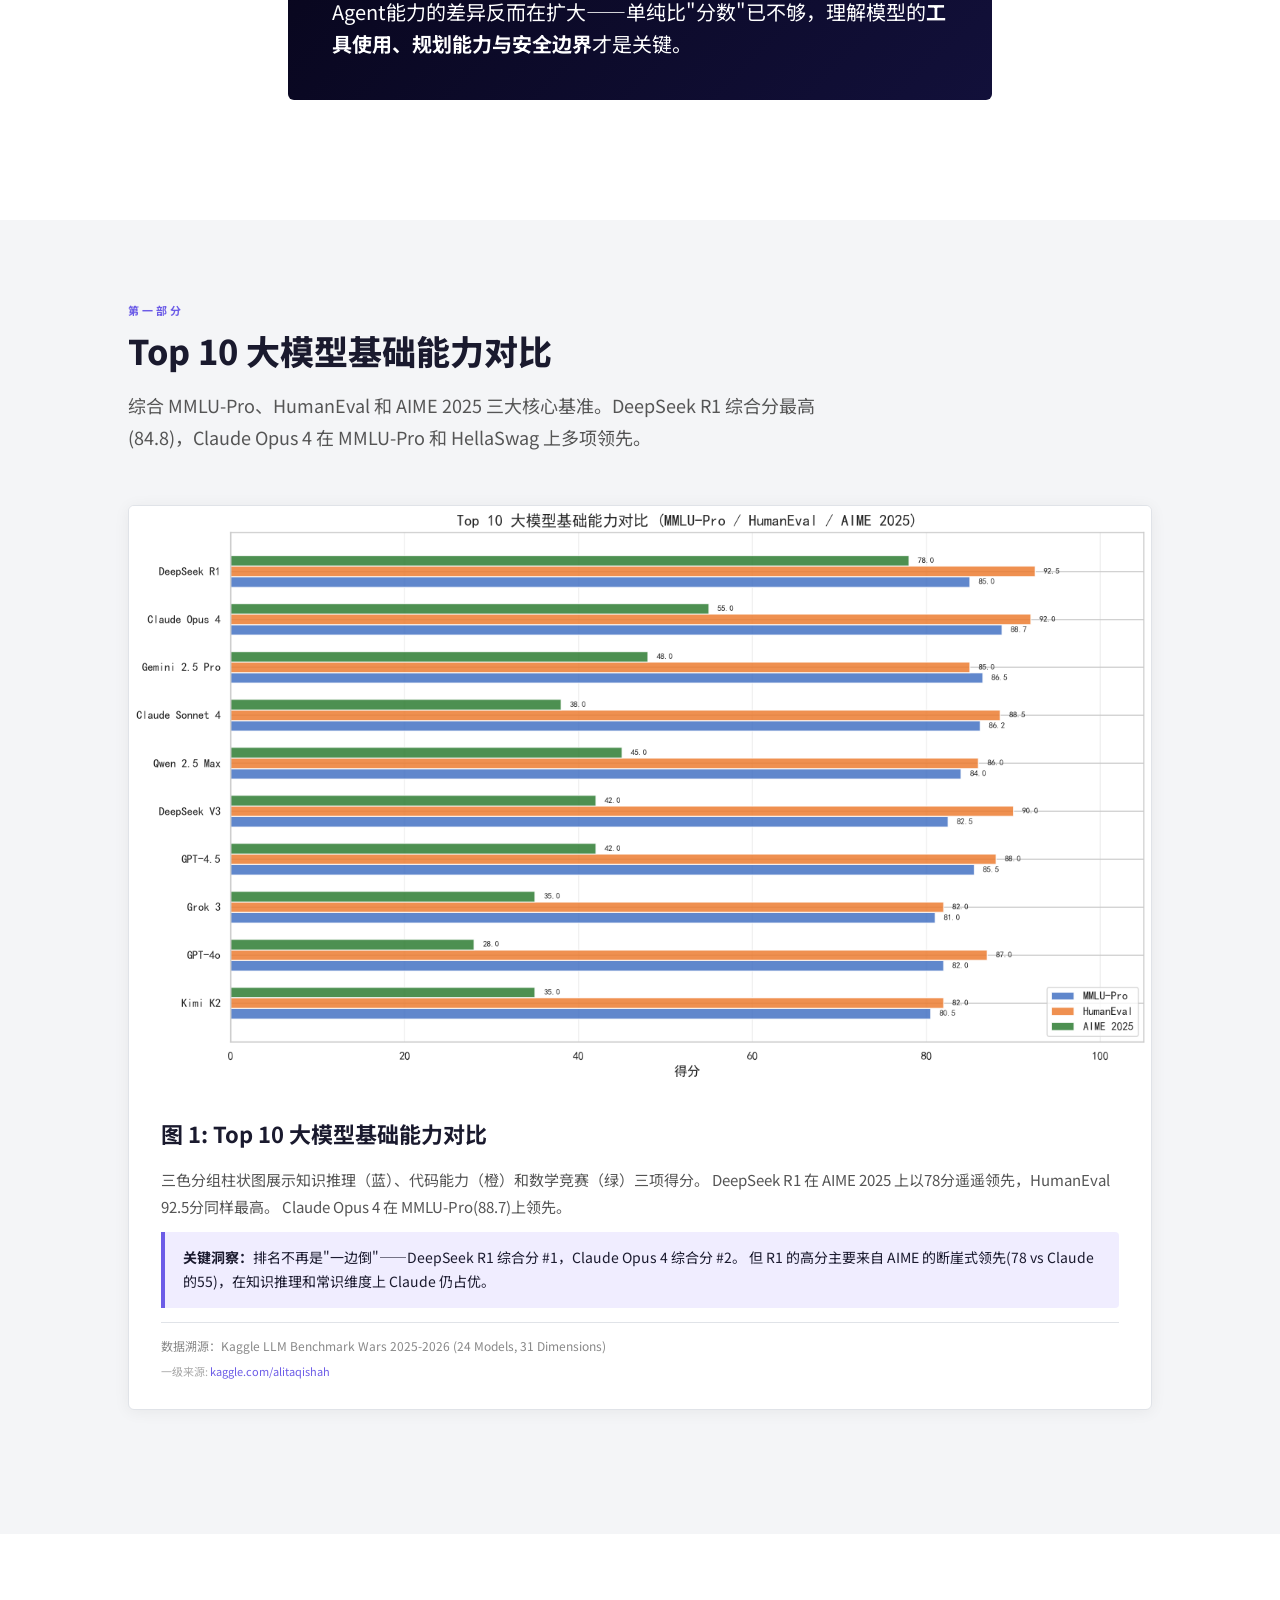
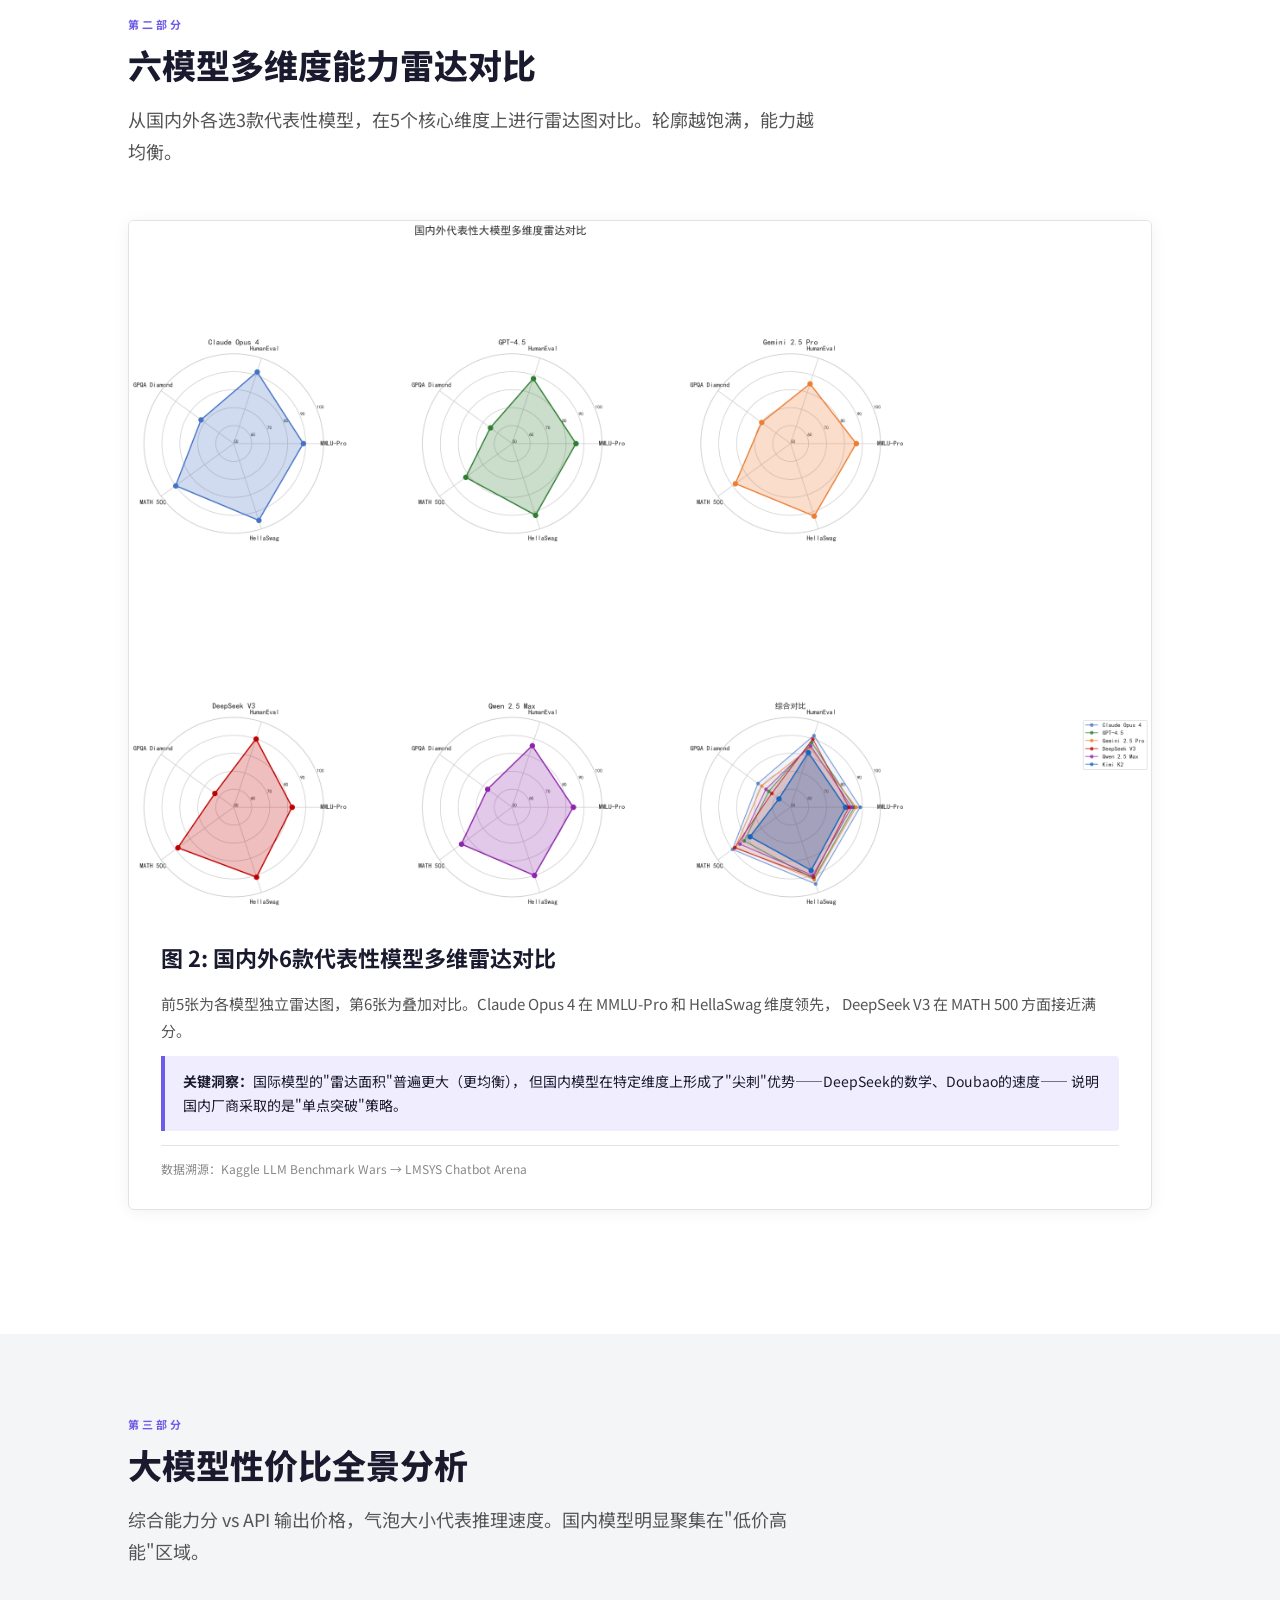
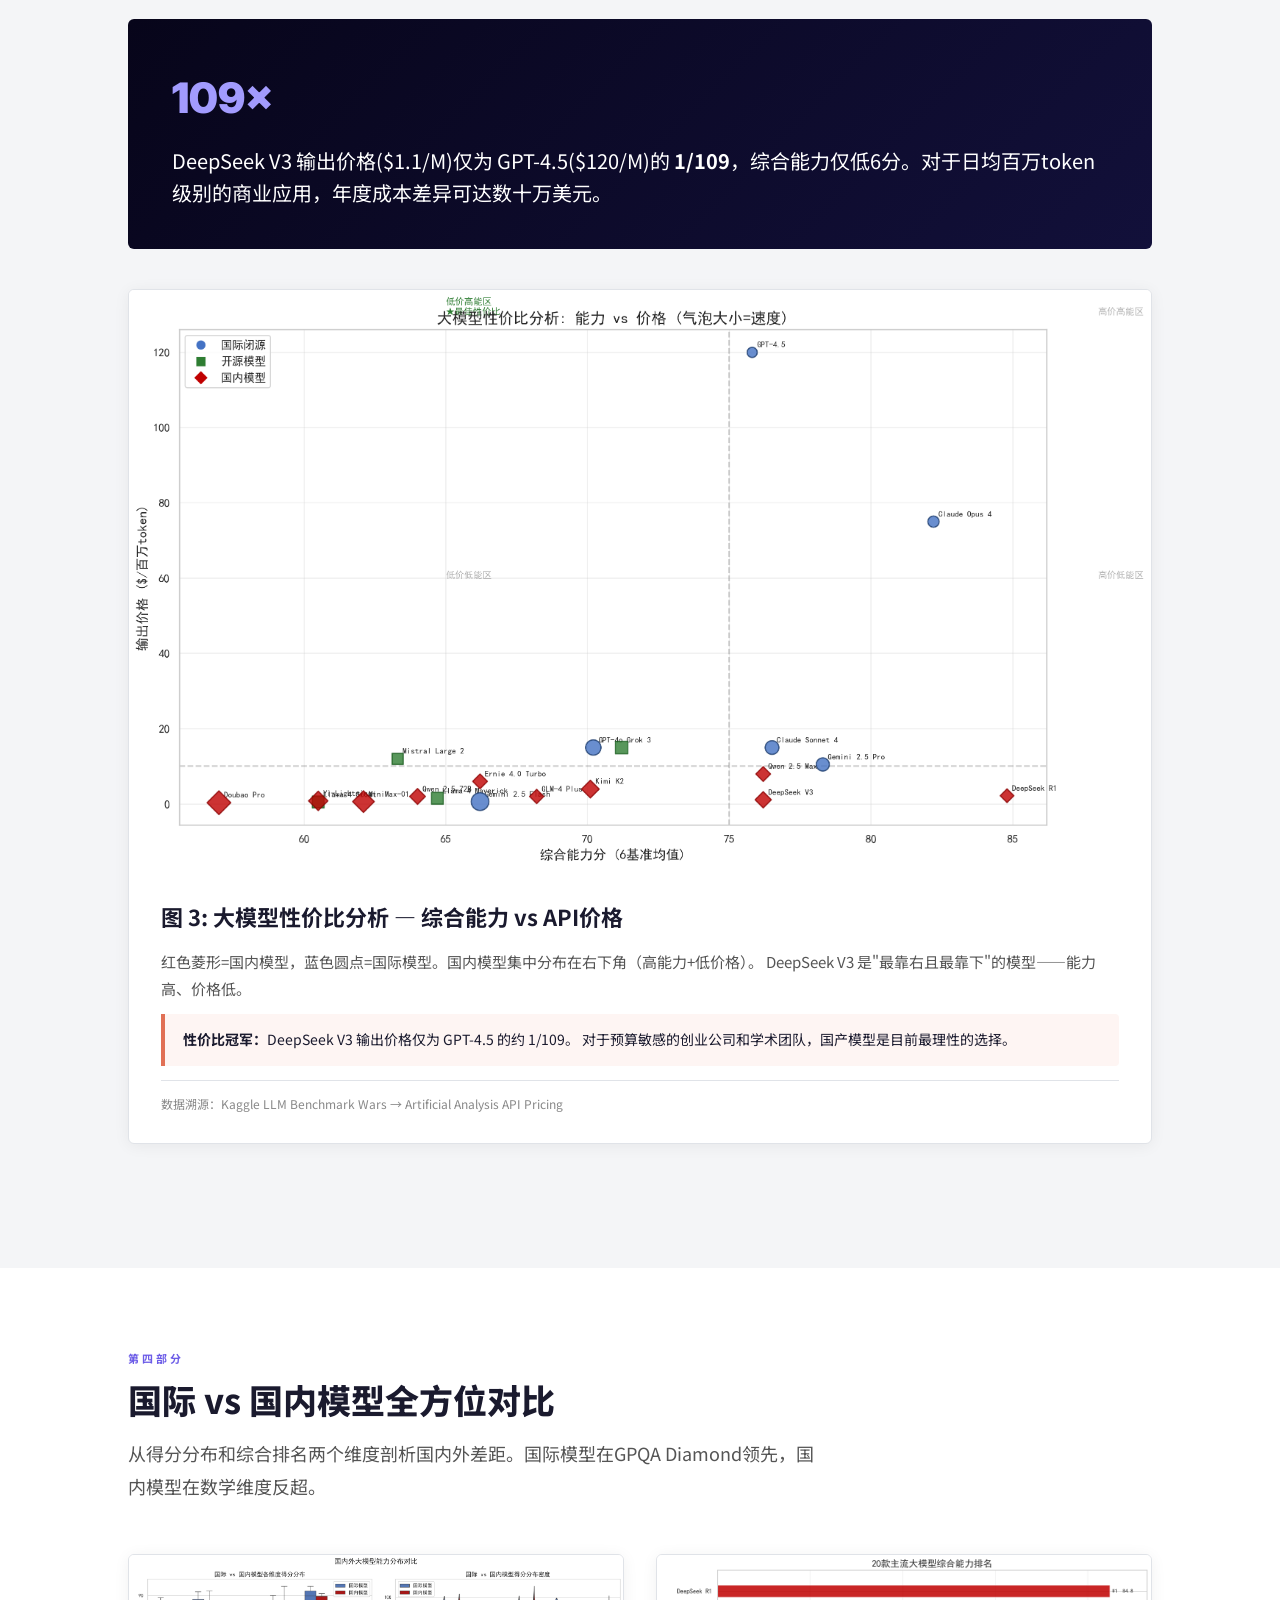
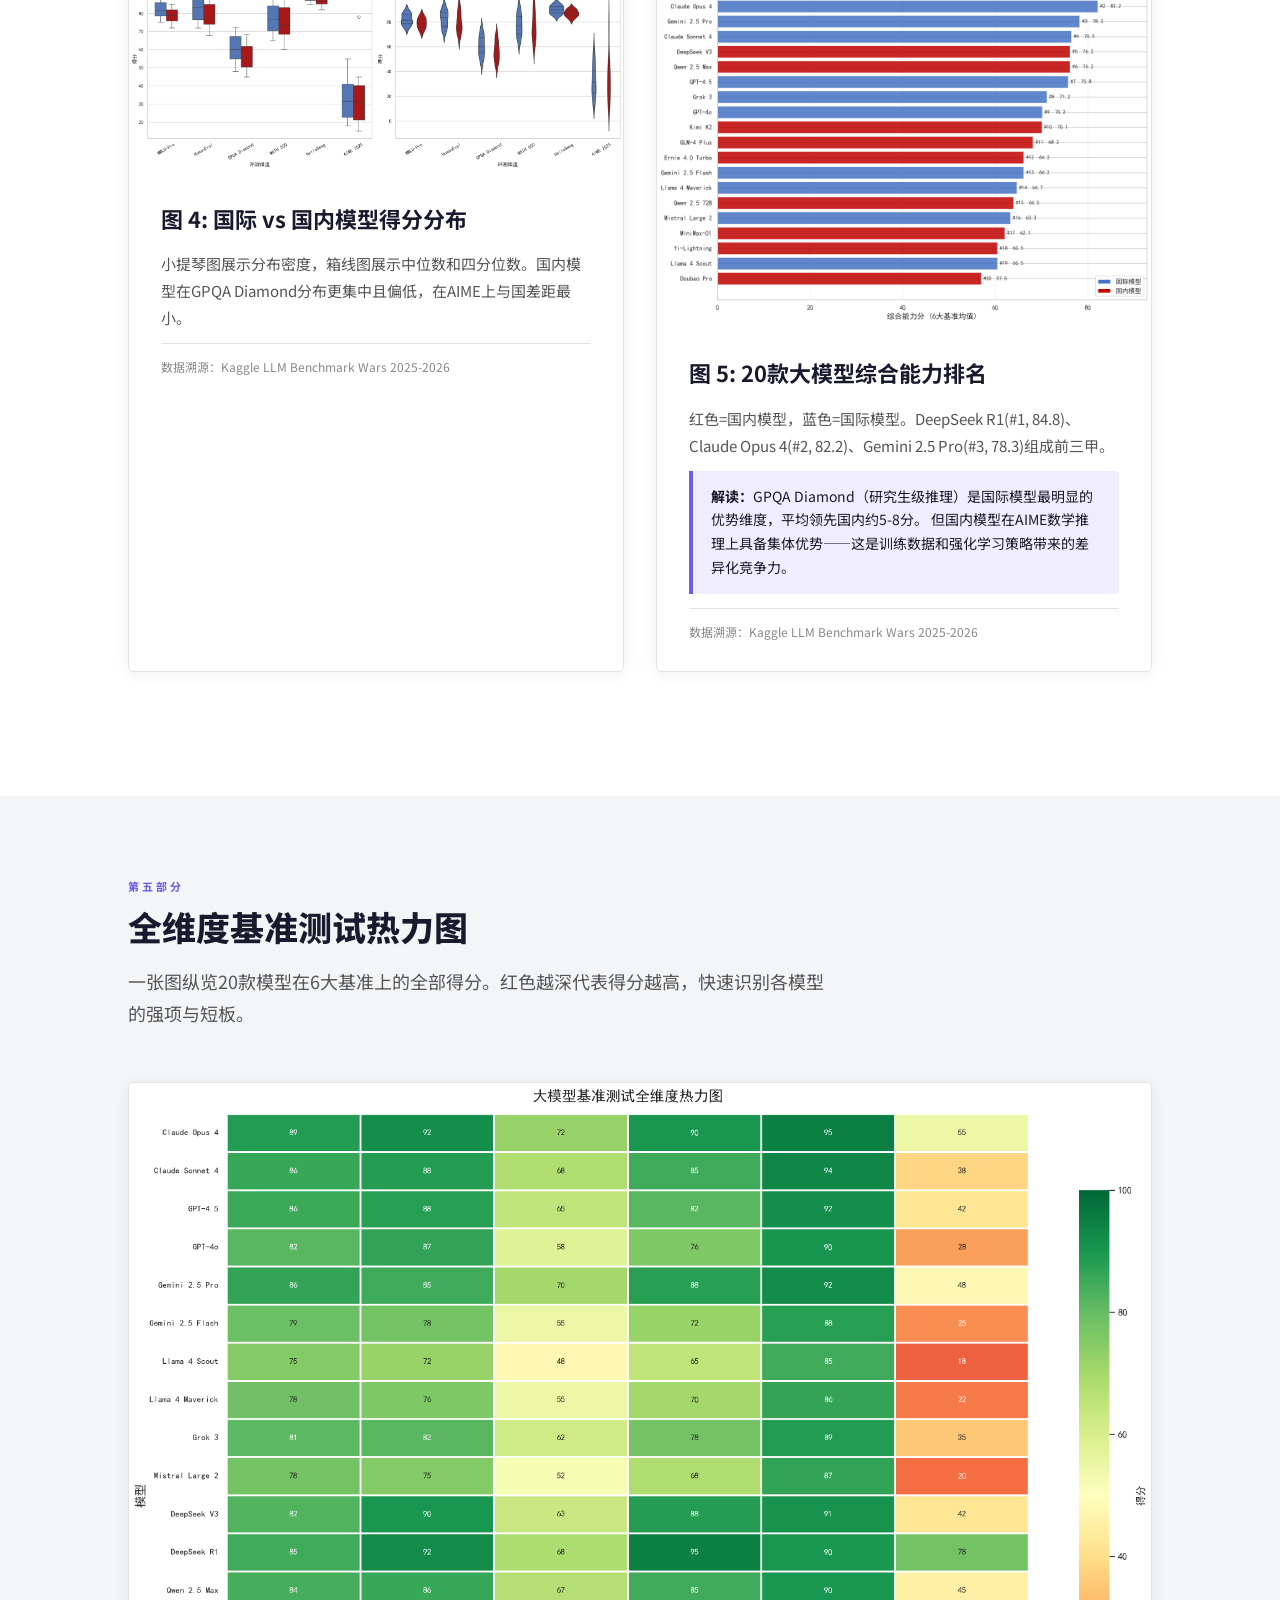
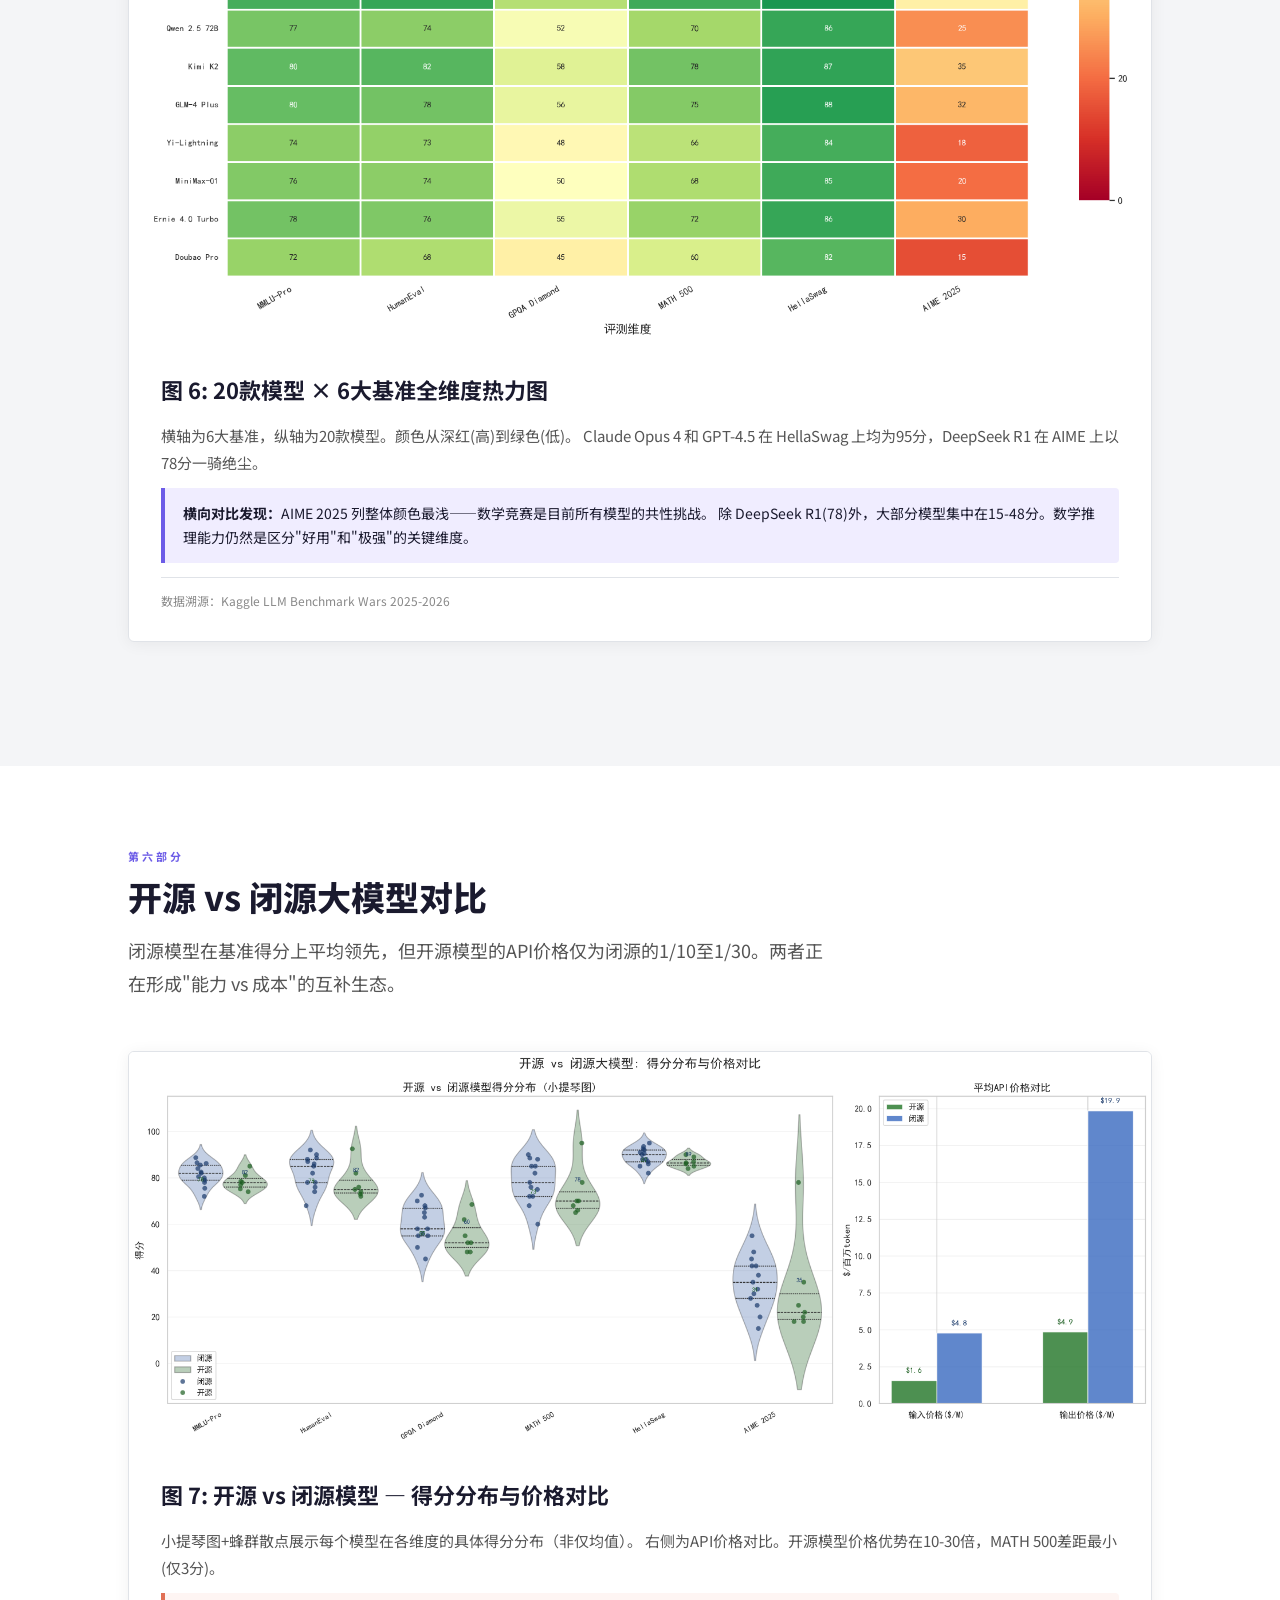
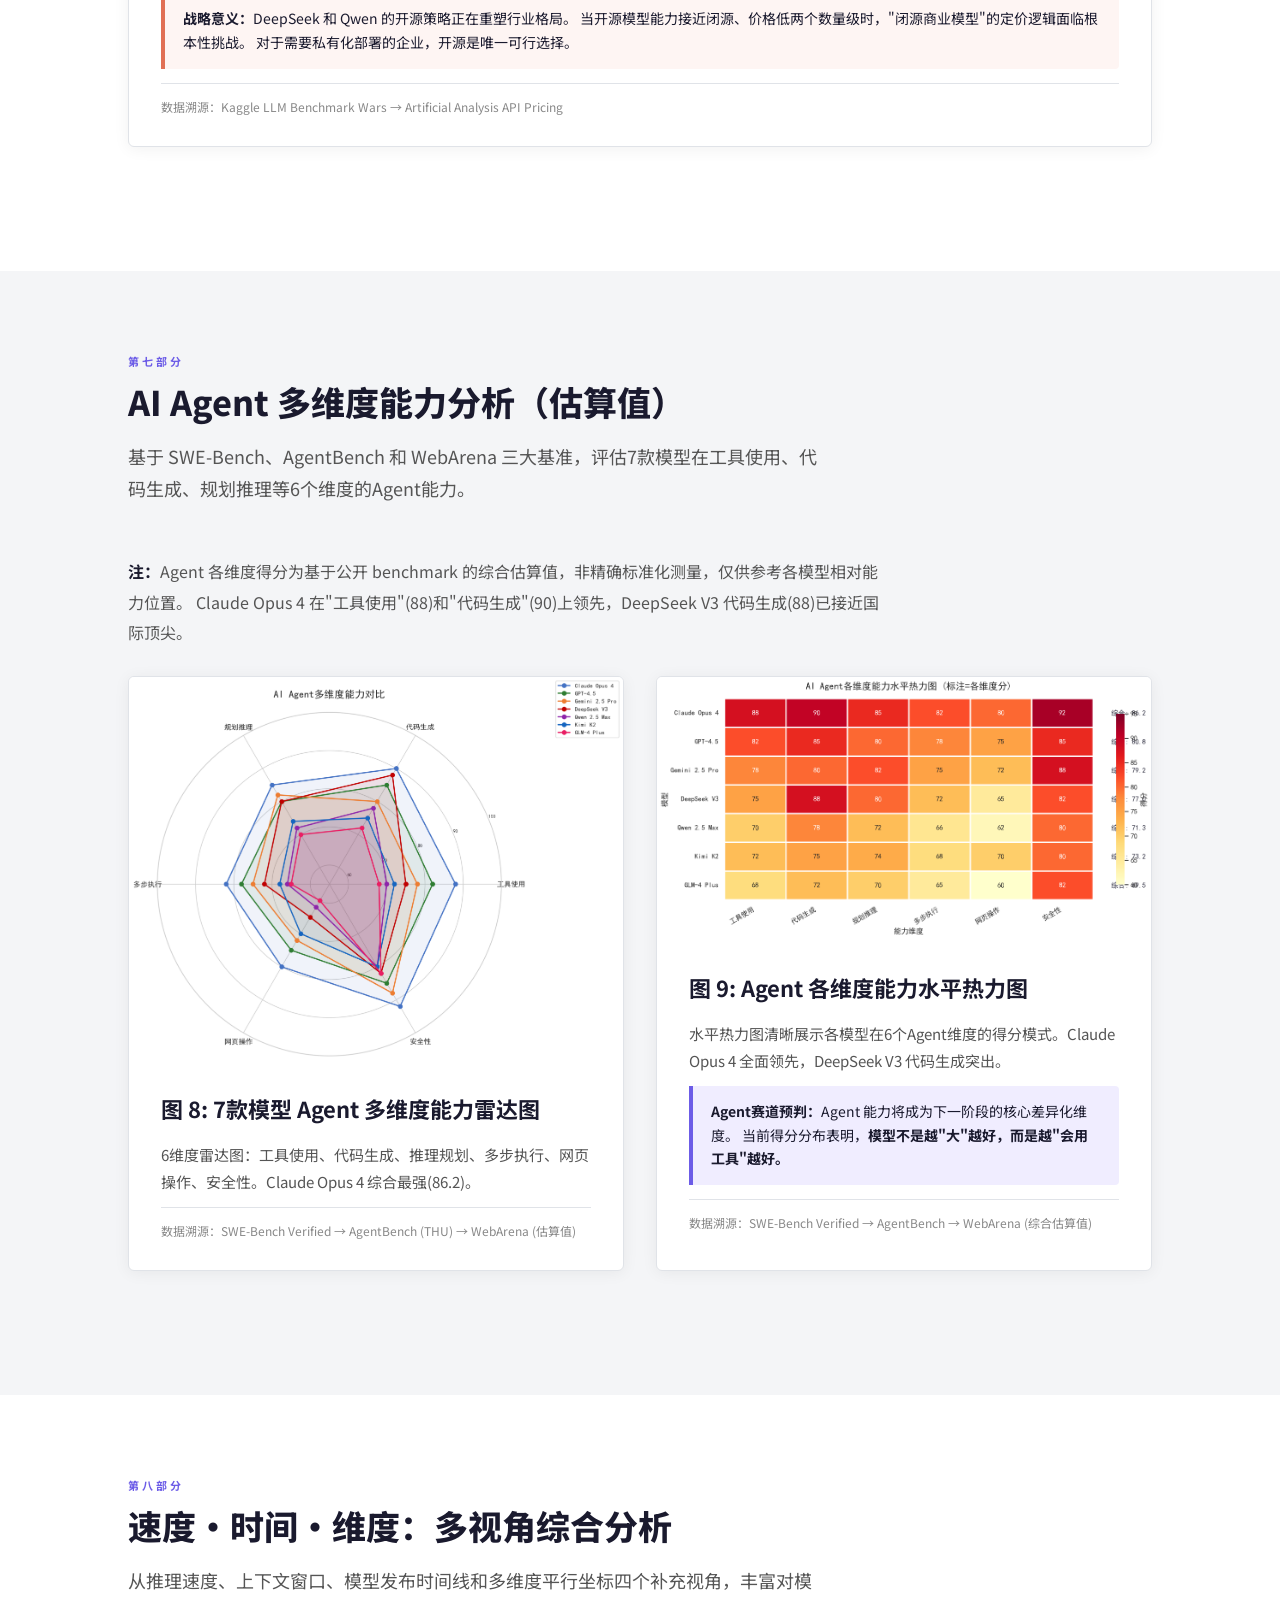
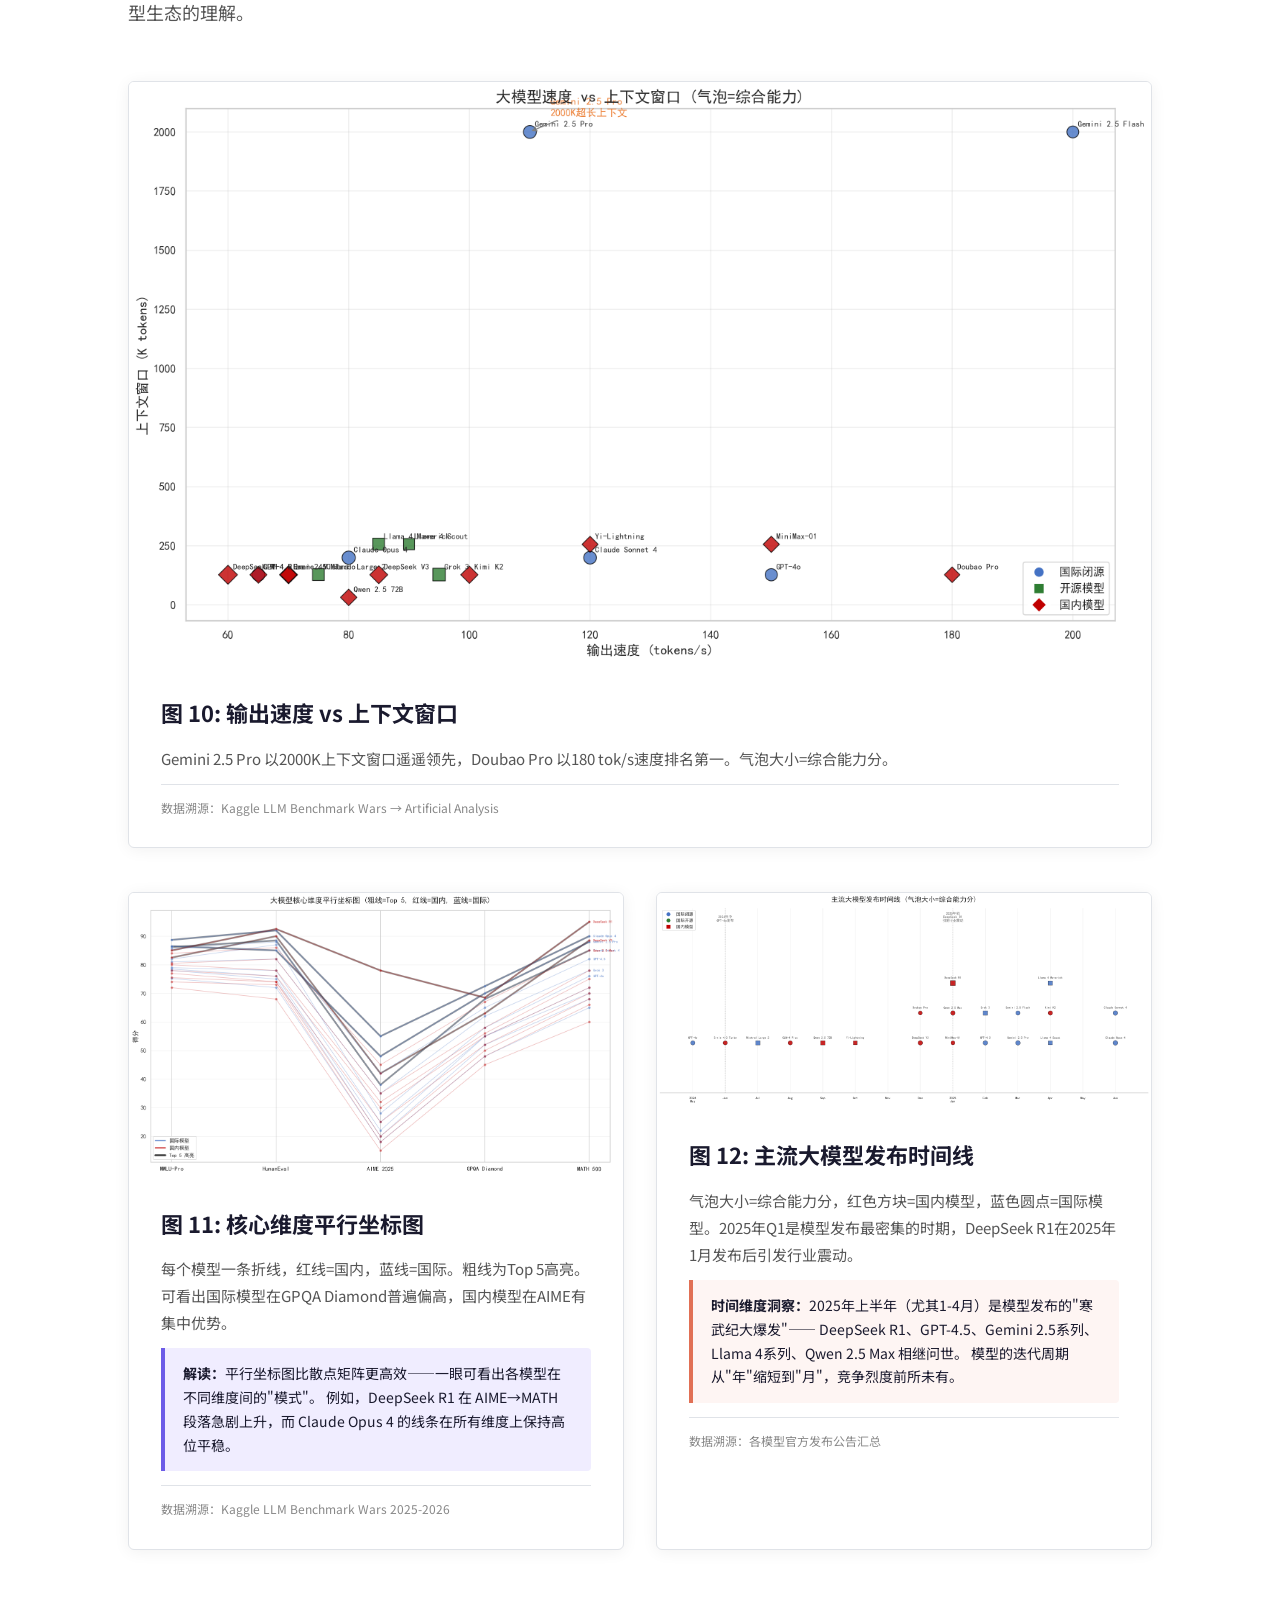
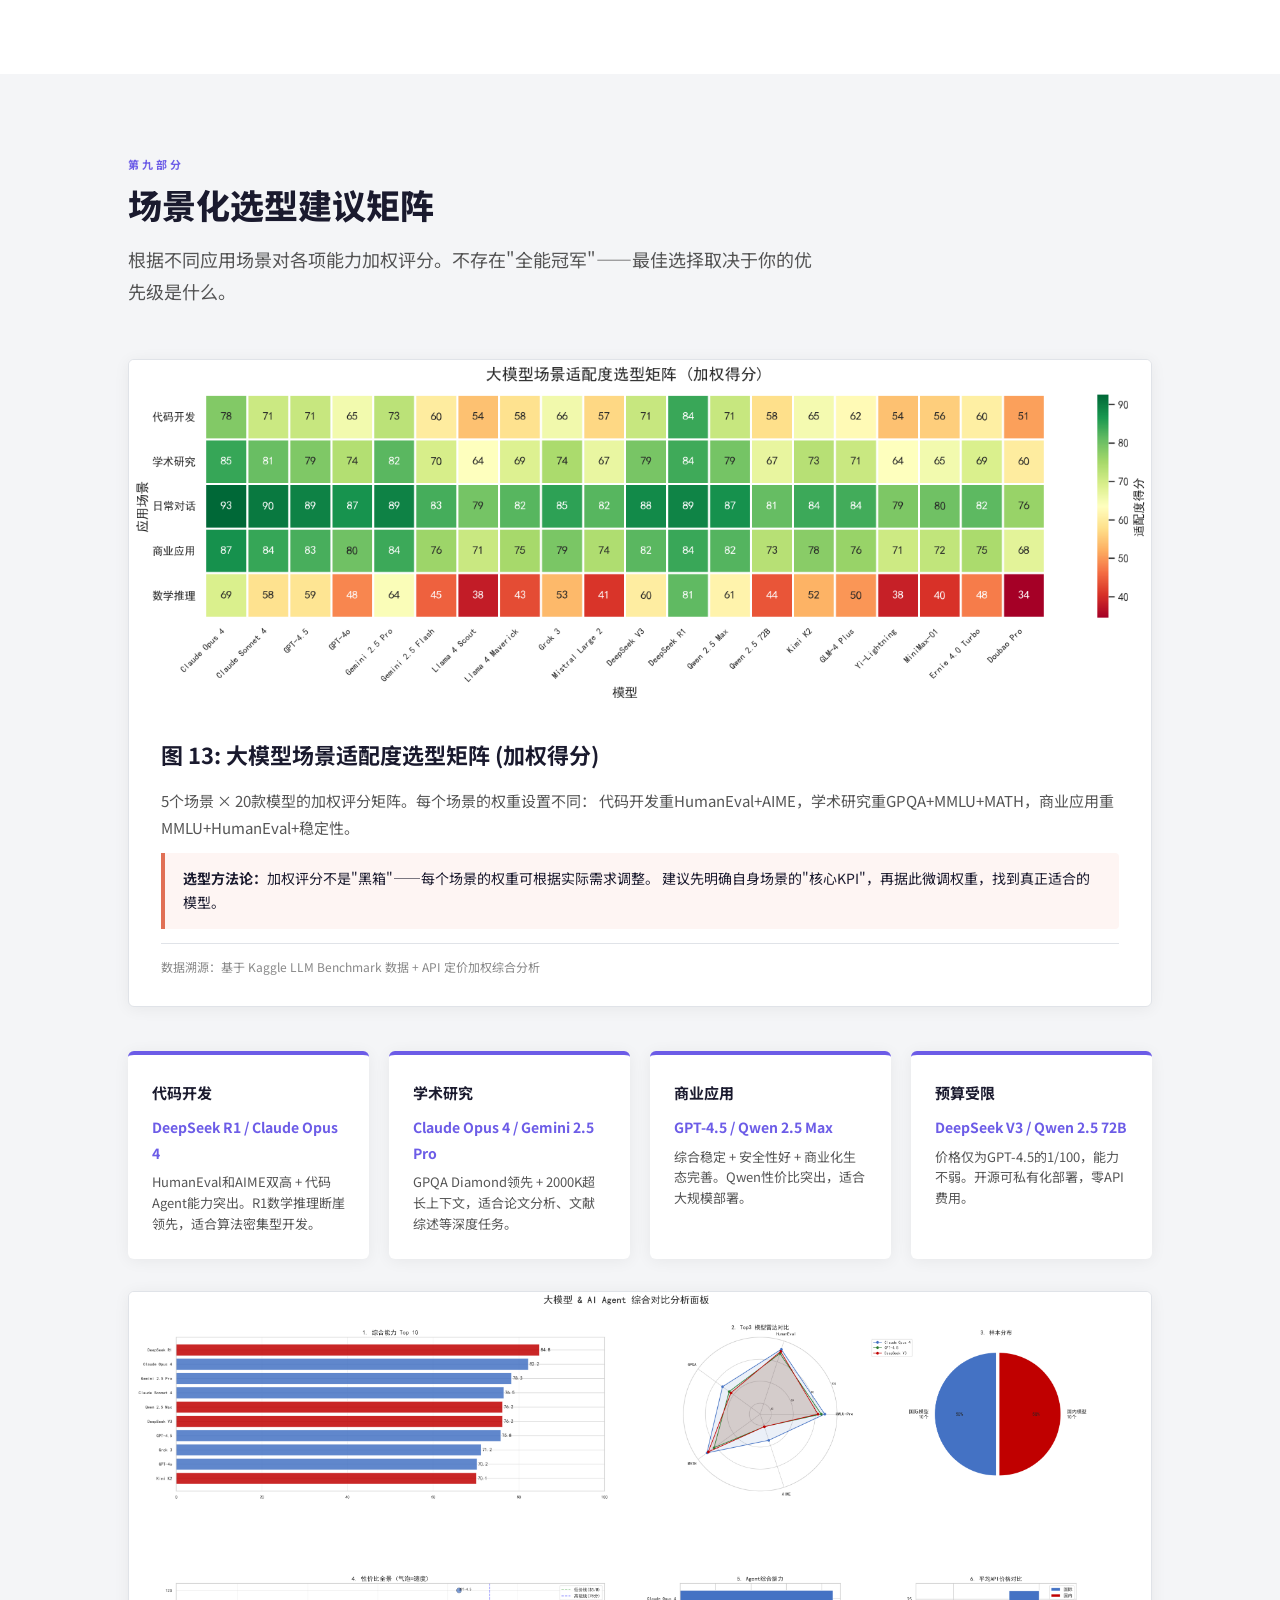
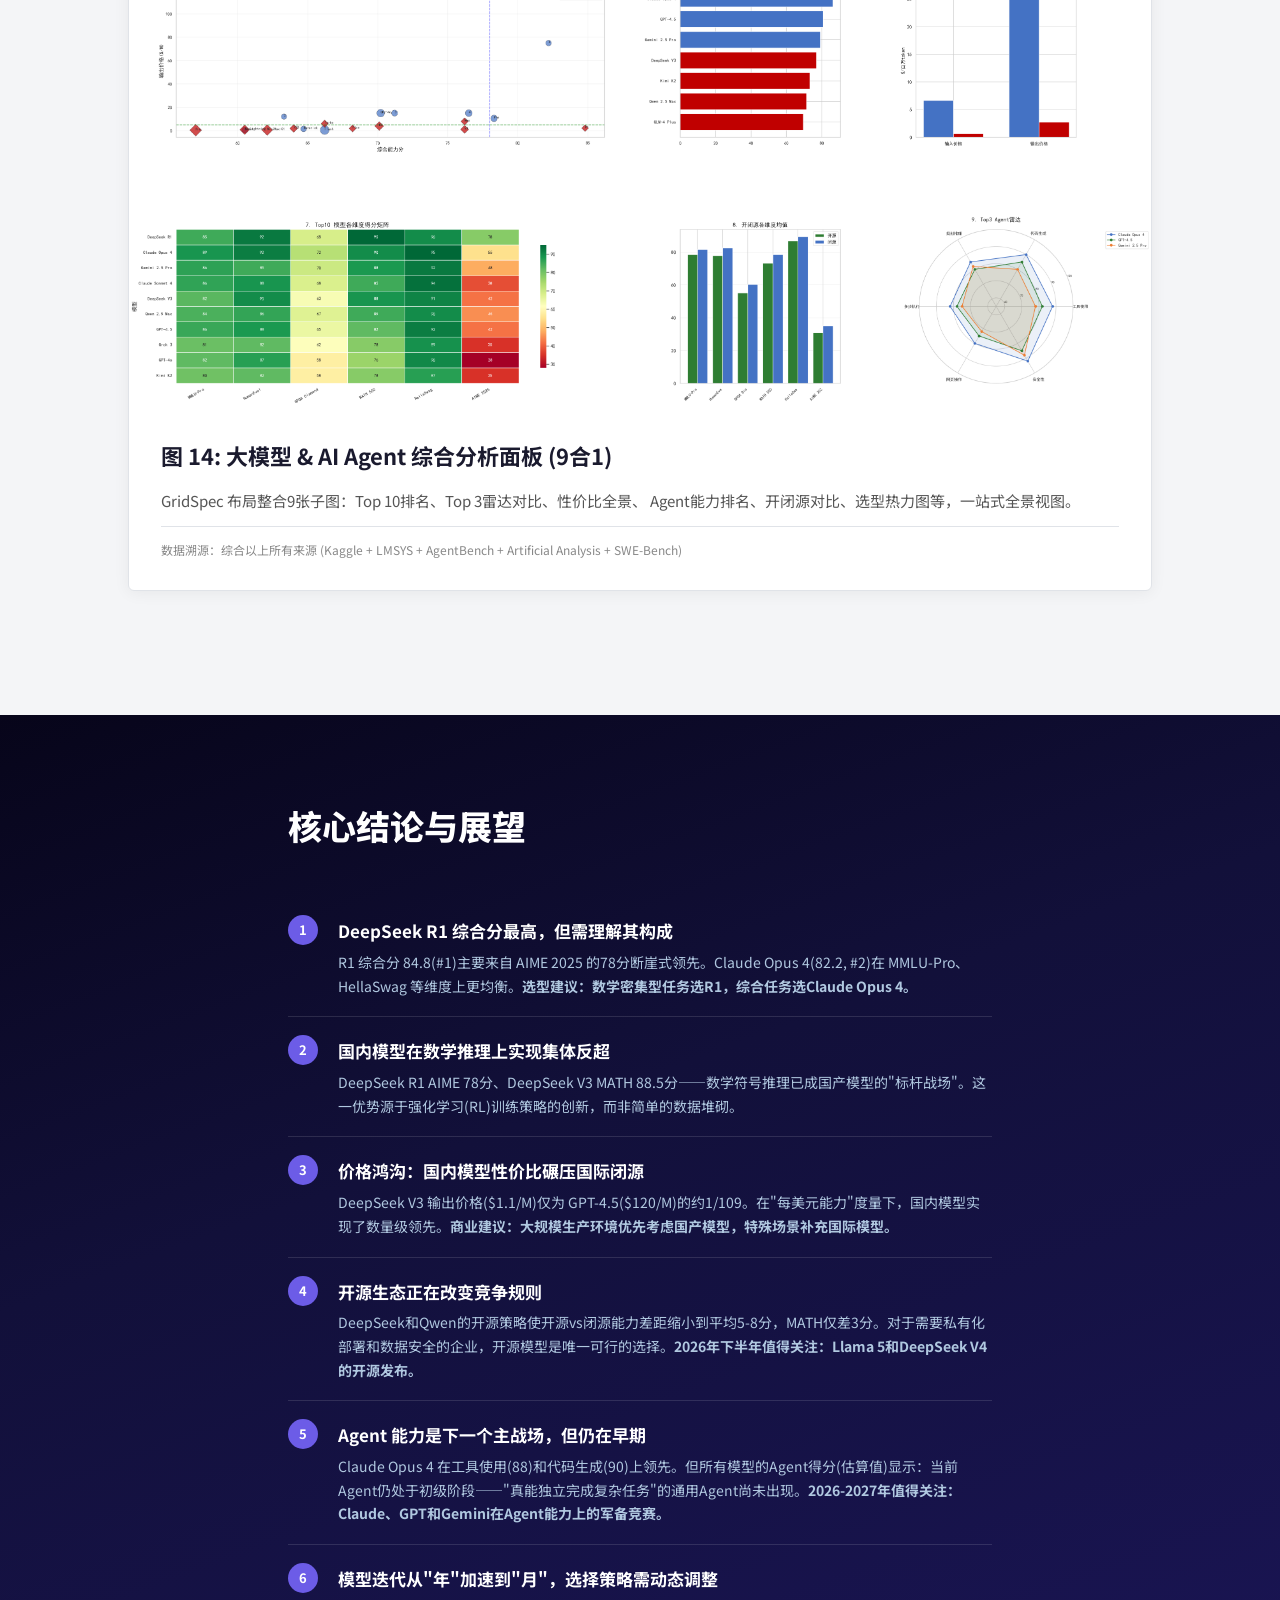
<file: llm-agent-comparison/index.html>
<!DOCTYPE html>
<html lang="zh-CN">
<head>
<meta charset="UTF-8">
<meta name="viewport" content="width=device-width, initial-scale=1.0">
<title>国内外大模型与AI Agent多维度对比分析报告 (2026) — 20模型·6基准·Agent评测</title>
<meta name="description" content="20款国内外主流大模型多维度对比分析报告：覆盖MMLU-Pro、HumanEval、AIME等6大基准，7款模型Agent能力评测，开源vs闭源对比，API性价比分析。数据来源：Kaggle LLM Benchmark Wars + LMSYS + SWE-Bench + AgentBench。">
<meta property="og:title" content="国内外大模型与AI Agent多维度对比分析报告 (2026)">
<meta property="og:description" content="20款模型全面对比：DeepSeek R1综合分最高(84.8)，Claude Opus 4最全面(82.2)。含Agent能力、性价比、开闭源多维度分析。">
<meta property="og:type" content="article">
<meta property="og:locale" content="zh_CN">
<script type="application/ld+json">
{
  "@context": "https://schema.org",
  "@type": "Article",
  "headline": "国内外大模型与AI Agent多维度对比分析报告",
  "datePublished": "2026-06-09",
  "description": "20款国内外主流大模型多维度对比分析",
  "author": { "@type": "Organization", "name": "数据可视化课程小组" }
}
</script>
<link rel="preconnect" href="https://fonts.googleapis.com">
<link rel="preconnect" href="https://fonts.gstatic.com" crossorigin>
<link href="https://fonts.googleapis.com/css2?family=Noto+Sans+SC:wght@300;400;500;700;900&family=Inter:wght@400;600;700;800;900&display=swap" rel="stylesheet">
<link rel="stylesheet" href="../shared-report.css">
<style>
:root {
  --accent: #6c5ce7;
  --accent-light: #f0edff;
  --accent-secondary: #e17055;
  --accent-secondary-light: #fef5f3;
  --hero-start: #07051a;
  --hero-mid: #12103a;
  --hero-end: #1a1555;
  --nav-bg: rgba(15,12,36,0.97);
  --nav-link: #a0a8d0;
  --eyebrow: #a29bfe;
  --highlight: #a29bfe;
  --insight-border: var(--accent);
  --insight-bg: var(--accent-light);
}
</style>
</head>
<body>

<!-- ==================== NAVBAR ==================== -->
<nav class="navbar">
  <div class="container">
    <div class="logo">LLM & <span>Agent</span> Comparison 2026</div>
    <nav>
      <a href="#bg">研究背景</a>
      <a href="#s1">基础能力</a>
      <a href="#s2">雷达对比</a>
      <a href="#s3">性价比</a>
      <a href="#s4">国内外</a>
      <a href="#s5">热力图</a>
      <a href="#s6">开闭源</a>
      <a href="#s7">Agent</a>
      <a href="#s8">选型建议</a>
      <a href="#conclusion">结论</a>
    </nav>
  </div>
</nav>

<!-- ==================== HERO ==================== -->
<header class="hero" id="top">
  <div class="container">
    <div class="eyebrow">Research Report &middot; 2026年6月</div>
    <h1>国内外大模型与AI Agent<br>多维度对比分析报告</h1>
    <p class="deck">
      基于<strong>Kaggle LLM Benchmark Wars 2025-2026</strong> 真实评测数据，
      结合 LMSYS Chatbot Arena、SWE-Bench、AgentBench 和国际权威第三方评测平台，从
      基础能力、Agent化水平、API定价、开源生态和场景适配度五大维度，
      系统对比<strong>20款国内外主流大模型</strong>（国际10款 + 国内10款）的综合实力与差异化优势。
    </p>
    <div class="meta">
      <span>数据来源：Kaggle + LMSYS + AgentBench + Artificial Analysis + SWE-Bench</span>
      <span>报告日期：2026年6月9日</span>
    </div>
    <div class="read-time">预计阅读/演讲时间：20-25 分钟</div>
  </div>
</header>

<!-- ==================== STAT STRIP ==================== -->
<div class="stat-strip">
  <div class="container">
    <div class="stat-item"><div class="val">20</div><div class="lbl">主流模型 (国际10 + 国内10)</div></div>
    <div class="stat-item"><div class="val">6</div><div class="lbl">核心基准测试维度</div></div>
    <div class="stat-item"><div class="val accent2">84.8</div><div class="lbl">DeepSeek R1 综合最高分</div></div>
    <div class="stat-item"><div class="val">1/100</div><div class="lbl">国内模型价格优势 (vs 国际闭源)</div></div>
    <div class="stat-item"><div class="val accent2">78</div><div class="lbl">DeepSeek R1 AIME 最高分</div></div>
  </div>
</div>

<!-- ==================== 研究背景 ==================== -->
<section class="section" id="bg">
  <div class="container-narrow">
    <div class="section-header">
      <div class="section-label">研究背景</div>
      <h2>为什么要做大模型对比研究？</h2>
      <p class="lead">面对20+款主流大模型和每月更新的排行榜，企业和开发者不仅需要知道"哪个最强"，更需要理解"哪个适合我的场景"。</p>
    </div>
    <div class="prose">
      <p>
        2025至2026年，大语言模型从"玩具"走向"基础设施"。
        Claude Opus 4、GPT-4.5、Gemini 2.5 Pro 等国际闭源旗舰持续迭代；
        DeepSeek V3/R1、Qwen 2.5 Max 等国产模型快速追赶，在数学推理等维度上实现反超。
        与此同时，<strong>AI Agent</strong>——让大模型学会使用工具、操作代码、执行任务——成为新的竞争焦点。
      </p>
      <p>
        本报告基于 Kaggle 上最具影响力的 LLM 评测数据集（24模型 × 31维度），
        结合 SWE-Bench、AgentBench、LMSYS Chatbot Arena 和 Artificial Analysis API 定价数据，
        构建了一套<strong>多维度对比分析框架</strong>。
      </p>
      <div class="insight-box" style="margin: 24px 0;">
        <strong>数据说明：</strong>模型版本取主版本号（如 Kaggle "Claude Opus 4.6" 简化为 "Claude Opus 4"）。
        Agent 各维度得分为基于公开 benchmark 的综合估算值（详见 notebook 标注），非精确标准化测量。
        DeepSeek R1 综合分 84.8 为全表最高，主要受益于 AIME 2025 的 78 分异常高分拉高均值。
      </div>
    </div>

    <div class="pullquote">
      <div class="big">5&times;</div>
      <div class="text">
        2025至2026年间，大模型推理成本下降了约5倍（GPT-4级能力），但Agent能力的差异反而在扩大——单纯比"分数"已不够，理解模型的<strong>工具使用、规划能力与安全边界</strong>才是关键。
      </div>
    </div>
  </div>
</section>

<!-- ==================== SECTION 1: Top 10 基础能力 ==================== -->
<section class="section alt" id="s1">
  <div class="container">
    <div class="section-header">
      <div class="section-label">第一部分</div>
      <h2>Top 10 大模型基础能力对比</h2>
      <p class="lead">综合 MMLU-Pro、HumanEval 和 AIME 2025 三大核心基准。DeepSeek R1 综合分最高(84.8)，Claude Opus 4 在 MMLU-Pro 和 HellaSwag 上多项领先。</p>
    </div>

    <div class="chart-card">
      <img src="outputs/figures/01_top10_bar_comparison.png" alt="Top 10大模型基础能力对比 — MMLU-Pro/HumanEval/AIME 2025分组柱状图" width="1400" height="800" loading="lazy">
      <div class="body">
        <h3>图 1: Top 10 大模型基础能力对比</h3>
        <p class="desc">
          三色分组柱状图展示知识推理（蓝）、代码能力（橙）和数学竞赛（绿）三项得分。
          DeepSeek R1 在 AIME 2025 上以78分遥遥领先，HumanEval 92.5分同样最高。
          Claude Opus 4 在 MMLU-Pro(88.7)上领先。
        </p>
        <div class="insight-box">
          <strong>关键洞察：</strong>排名不再是"一边倒"——DeepSeek R1 综合分 #1，Claude Opus 4 综合分 #2。
          但 R1 的高分主要来自 AIME 的断崖式领先(78 vs Claude的55)，在知识推理和常识维度上 Claude 仍占优。
        </div>
        <div class="source">
          数据溯源：Kaggle LLM Benchmark Wars 2025-2026 (24 Models, 31 Dimensions)
          <div class="source-trace">一级来源: <a href="https://www.kaggle.com/datasets/alitaqishah/llm-benchmark-wars-2025-2026-24-models-compared" target="_blank">kaggle.com/alitaqishah</a></div>
        </div>
      </div>
    </div>
  </div>
</section>

<!-- ==================== SECTION 2: 雷达图 ==================== -->
<section class="section" id="s2">
  <div class="container">
    <div class="section-header">
      <div class="section-label">第二部分</div>
      <h2>六模型多维度能力雷达对比</h2>
      <p class="lead">从国内外各选3款代表性模型，在5个核心维度上进行雷达图对比。轮廓越饱满，能力越均衡。</p>
    </div>

    <div class="chart-card">
      <img src="outputs/figures/02_radar_comparison.png" alt="6款代表性模型多维度雷达对比 — 5个单模型+1个叠加图" width="2200" height="1800" loading="lazy">
      <div class="body">
        <h3>图 2: 国内外6款代表性模型多维雷达对比</h3>
        <p class="desc">
          前5张为各模型独立雷达图，第6张为叠加对比。Claude Opus 4 在 MMLU-Pro 和 HellaSwag 维度领先，
          DeepSeek V3 在 MATH 500 方面接近满分。
        </p>
        <div class="insight-box">
          <strong>关键洞察：</strong>国际模型的"雷达面积"普遍更大（更均衡），
          但国内模型在特定维度上形成了"尖刺"优势——DeepSeek的数学、Doubao的速度——
          说明国内厂商采取的是"单点突破"策略。
        </div>
        <div class="source">数据溯源：Kaggle LLM Benchmark Wars → LMSYS Chatbot Arena</div>
      </div>
    </div>
  </div>
</section>

<!-- ==================== SECTION 3: 性价比 ==================== -->
<section class="section alt" id="s3">
  <div class="container">
    <div class="section-header">
      <div class="section-label">第三部分</div>
      <h2>大模型性价比全景分析</h2>
      <p class="lead">综合能力分 vs API 输出价格，气泡大小代表推理速度。国内模型明显聚集在"低价高能"区域。</p>
    </div>

    <div class="pullquote">
      <div class="big">109&times;</div>
      <div class="text">DeepSeek V3 输出价格($1.1/M)仅为 GPT-4.5($120/M)的 <strong>1/109</strong>，综合能力仅低6分。对于日均百万token级别的商业应用，年度成本差异可达数十万美元。</div>
    </div>

    <div class="chart-card">
      <img src="outputs/figures/03_price_performance_scatter.png" alt="大模型性价比散点图 — 综合能力 vs API价格，气泡=速度" width="1400" height="800" loading="lazy">
      <div class="body">
        <h3>图 3: 大模型性价比分析 — 综合能力 vs API价格</h3>
        <p class="desc">
          红色菱形=国内模型，蓝色圆点=国际模型。国内模型集中分布在右下角（高能力+低价格）。
          DeepSeek V3 是"最靠右且最靠下"的模型——能力高、价格低。
        </p>
        <div class="insight-box secondary">
          <strong>性价比冠军：</strong>DeepSeek V3 输出价格仅为 GPT-4.5 的约 1/109。
          对于预算敏感的创业公司和学术团队，国产模型是目前最理性的选择。
        </div>
        <div class="source">数据溯源：Kaggle LLM Benchmark Wars → Artificial Analysis API Pricing</div>
      </div>
    </div>
  </div>
</section>

<!-- ==================== SECTION 4: 国内外对比 + 排名 ==================== -->
<section class="section" id="s4">
  <div class="container">
    <div class="section-header">
      <div class="section-label">第四部分</div>
      <h2>国际 vs 国内模型全方位对比</h2>
      <p class="lead">从得分分布和综合排名两个维度剖析国内外差距。国际模型在GPQA Diamond领先，国内模型在数学维度反超。</p>
    </div>

    <div class="col2">
      <div class="chart-card">
        <img src="outputs/figures/04_china_vs_intl_boxplot.png" alt="国际vs国内模型各维度得分分布 — 箱线图+小提琴图" width="1600" height="700" loading="lazy">
        <div class="body">
          <h3>图 4: 国际 vs 国内模型得分分布</h3>
          <p class="desc">小提琴图展示分布密度，箱线图展示中位数和四分位数。国内模型在GPQA Diamond分布更集中且偏低，在AIME上与国差距最小。</p>
          <div class="source">数据溯源：Kaggle LLM Benchmark Wars 2025-2026</div>
        </div>
      </div>
      <div class="chart-card">
        <img src="outputs/figures/05_overall_ranking.png" alt="20款主流大模型综合能力排名水平柱状图" width="1200" height="900" loading="lazy">
        <div class="body">
          <h3>图 5: 20款大模型综合能力排名</h3>
          <p class="desc">红色=国内模型，蓝色=国际模型。DeepSeek R1(#1, 84.8)、Claude Opus 4(#2, 82.2)、Gemini 2.5 Pro(#3, 78.3)组成前三甲。</p>
          <div class="insight-box">
            <strong>解读：</strong>GPQA Diamond（研究生级推理）是国际模型最明显的优势维度，平均领先国内约5-8分。
            但国内模型在AIME数学推理上具备集体优势——这是训练数据和强化学习策略带来的差异化竞争力。
          </div>
          <div class="source">数据溯源：Kaggle LLM Benchmark Wars 2025-2026</div>
        </div>
      </div>
    </div>
  </div>
</section>

<!-- ==================== SECTION 5: 全维度热力图 ==================== -->
<section class="section alt" id="s5">
  <div class="container">
    <div class="section-header">
      <div class="section-label">第五部分</div>
      <h2>全维度基准测试热力图</h2>
      <p class="lead">一张图纵览20款模型在6大基准上的全部得分。红色越深代表得分越高，快速识别各模型的强项与短板。</p>
    </div>

    <div class="chart-card">
      <img src="outputs/figures/06_full_heatmap.png" alt="20款模型×6大基准全维度热力图" width="1800" height="1400" loading="lazy">
      <div class="body">
        <h3>图 6: 20款模型 × 6大基准全维度热力图</h3>
        <p class="desc">
          横轴为6大基准，纵轴为20款模型。颜色从深红(高)到绿色(低)。
          Claude Opus 4 和 GPT-4.5 在 HellaSwag 上均为95分，DeepSeek R1 在 AIME 上以78分一骑绝尘。
        </p>
        <div class="insight-box">
          <strong>横向对比发现：</strong>AIME 2025 列整体颜色最浅——数学竞赛是目前所有模型的共性挑战。
          除 DeepSeek R1(78)外，大部分模型集中在15-48分。数学推理能力仍然是区分"好用"和"极强"的关键维度。
        </div>
        <div class="source">数据溯源：Kaggle LLM Benchmark Wars 2025-2026</div>
      </div>
    </div>
  </div>
</section>

<!-- ==================== SECTION 6: 开源 vs 闭源 ==================== -->
<section class="section" id="s6">
  <div class="container">
    <div class="section-header">
      <div class="section-label">第六部分</div>
      <h2>开源 vs 闭源大模型对比</h2>
      <p class="lead">闭源模型在基准得分上平均领先，但开源模型的API价格仅为闭源的1/10至1/30。两者正在形成"能力 vs 成本"的互补生态。</p>
    </div>

    <div class="chart-card">
      <img src="outputs/figures/07_open_vs_closed.png" alt="开源vs闭源大模型 — 小提琴图+蜂群散点+价格对比" width="1800" height="700" loading="lazy">
      <div class="body">
        <h3>图 7: 开源 vs 闭源模型 — 得分分布与价格对比</h3>
        <p class="desc">
          小提琴图+蜂群散点展示每个模型在各维度的具体得分分布（非仅均值）。
          右侧为API价格对比。开源模型价格优势在10-30倍，MATH 500差距最小(仅3分)。
        </p>
        <div class="insight-box secondary">
          <strong>战略意义：</strong>DeepSeek 和 Qwen 的开源策略正在重塑行业格局。
          当开源模型能力接近闭源、价格低两个数量级时，"闭源商业模型"的定价逻辑面临根本性挑战。
          对于需要私有化部署的企业，开源是唯一可行选择。
        </div>
        <div class="source">数据溯源：Kaggle LLM Benchmark Wars → Artificial Analysis API Pricing</div>
      </div>
    </div>
  </div>
</section>

<!-- ==================== SECTION 7: AI Agent 能力 ==================== -->
<section class="section alt" id="s7">
  <div class="container">
    <div class="section-header">
      <div class="section-label">第七部分</div>
      <h2>AI Agent 多维度能力分析（估算值）</h2>
      <p class="lead">基于 SWE-Bench、AgentBench 和 WebArena 三大基准，评估7款模型在工具使用、代码生成、规划推理等6个维度的Agent能力。</p>
    </div>

    <div class="prose" style="max-width:760px; margin-bottom:28px;">
      <p>
        <strong>注：</strong>Agent 各维度得分为基于公开 benchmark 的综合估算值，非精确标准化测量，仅供参考各模型相对能力位置。
        Claude Opus 4 在"工具使用"(88)和"代码生成"(90)上领先，DeepSeek V3 代码生成(88)已接近国际顶尖。
      </p>
    </div>

    <div class="col2">
      <div class="chart-card">
        <img src="outputs/figures/08_agent_radar.png" alt="7款模型AI Agent多维度能力雷达图" width="1100" height="900" loading="lazy">
        <div class="body">
          <h3>图 8: 7款模型 Agent 多维度能力雷达图</h3>
          <p class="desc">6维度雷达图：工具使用、代码生成、推理规划、多步执行、网页操作、安全性。Claude Opus 4 综合最强(86.2)。</p>
          <div class="source">数据溯源：SWE-Bench Verified → AgentBench (THU) → WebArena (估算值)</div>
        </div>
      </div>
      <div class="chart-card">
        <img src="outputs/figures/09_agent_stacked_bar.png" alt="AI Agent各维度能力水平热力图" width="1200" height="600" loading="lazy">
        <div class="body">
          <h3>图 9: Agent 各维度能力水平热力图</h3>
          <p class="desc">水平热力图清晰展示各模型在6个Agent维度的得分模式。Claude Opus 4 全面领先，DeepSeek V3 代码生成突出。</p>
          <div class="insight-box">
            <strong>Agent赛道预判：</strong>Agent 能力将成为下一阶段的核心差异化维度。
            当前得分分布表明，<strong>模型不是越"大"越好，而是越"会用工具"越好。</strong>
          </div>
          <div class="source">数据溯源：SWE-Bench Verified → AgentBench → WebArena (综合估算值)</div>
        </div>
      </div>
    </div>
  </div>
</section>

<!-- ==================== SECTION 8: 速度/上下文 + 时间线 + 平行坐标 ==================== -->
<section class="section" id="s8">
  <div class="container">
    <div class="section-header">
      <div class="section-label">第八部分</div>
      <h2>速度·时间·维度：多视角综合分析</h2>
      <p class="lead">从推理速度、上下文窗口、模型发布时间线和多维度平行坐标四个补充视角，丰富对模型生态的理解。</p>
    </div>

    <div class="chart-card">
      <img src="outputs/figures/10_speed_context_bubble.png" alt="大模型推理速度vs上下文窗口气泡图" width="1400" height="800" loading="lazy">
      <div class="body">
        <h3>图 10: 输出速度 vs 上下文窗口</h3>
        <p class="desc">Gemini 2.5 Pro 以2000K上下文窗口遥遥领先，Doubao Pro 以180 tok/s速度排名第一。气泡大小=综合能力分。</p>
        <div class="source">数据溯源：Kaggle LLM Benchmark Wars → Artificial Analysis</div>
      </div>
    </div>

    <div class="col2">
      <div class="chart-card">
        <img src="outputs/figures/11_pairplot_matrix.png" alt="大模型核心维度平行坐标图" width="1400" height="800" loading="lazy">
        <div class="body">
          <h3>图 11: 核心维度平行坐标图</h3>
          <p class="desc">每个模型一条折线，红线=国内，蓝线=国际。粗线为Top 5高亮。可看出国际模型在GPQA Diamond普遍偏高，国内模型在AIME有集中优势。</p>
          <div class="insight-box">
            <strong>解读：</strong>平行坐标图比散点矩阵更高效——一眼可看出各模型在不同维度间的"模式"。
            例如，DeepSeek R1 在 AIME→MATH 段落急剧上升，而 Claude Opus 4 的线条在所有维度上保持高位平稳。
          </div>
          <div class="source">数据溯源：Kaggle LLM Benchmark Wars 2025-2026</div>
        </div>
      </div>
      <div class="chart-card">
        <img src="outputs/figures/14_model_timeline.png" alt="主流大模型发布时间线 2024-2025" width="1600" height="700" loading="lazy">
        <div class="body">
          <h3>图 12: 主流大模型发布时间线</h3>
          <p class="desc">气泡大小=综合能力分，红色方块=国内模型，蓝色圆点=国际模型。2025年Q1是模型发布最密集的时期，DeepSeek R1在2025年1月发布后引发行业震动。</p>
          <div class="insight-box secondary">
            <strong>时间维度洞察：</strong>2025年上半年（尤其1-4月）是模型发布的"寒武纪大爆发"——
            DeepSeek R1、GPT-4.5、Gemini 2.5系列、Llama 4系列、Qwen 2.5 Max 相继问世。
            模型的迭代周期从"年"缩短到"月"，竞争烈度前所未有。
          </div>
          <div class="source">数据溯源：各模型官方发布公告汇总</div>
        </div>
      </div>
    </div>
  </div>
</section>

<!-- ==================== SECTION 9: 选型建议 ==================== -->
<section class="section alt" id="s9">
  <div class="container">
    <div class="section-header">
      <div class="section-label">第九部分</div>
      <h2>场景化选型建议矩阵</h2>
      <p class="lead">根据不同应用场景对各项能力加权评分。不存在"全能冠军"——最佳选择取决于你的优先级是什么。</p>
    </div>

    <div class="chart-card">
      <img src="outputs/figures/12_model_recommendation_heatmap.png" alt="大模型场景适配度选型矩阵热力图" width="1600" height="500" loading="lazy">
      <div class="body">
        <h3>图 13: 大模型场景适配度选型矩阵 (加权得分)</h3>
        <p class="desc">
          5个场景 × 20款模型的加权评分矩阵。每个场景的权重设置不同：
          代码开发重HumanEval+AIME，学术研究重GPQA+MMLU+MATH，商业应用重MMLU+HumanEval+稳定性。
        </p>
        <div class="insight-box secondary">
          <strong>选型方法论：</strong>加权评分不是"黑箱"——每个场景的权重可根据实际需求调整。
          建议先明确自身场景的"核心KPI"，再据此微调权重，找到真正适合的模型。
        </div>
        <div class="source">数据溯源：基于 Kaggle LLM Benchmark 数据 + API 定价加权综合分析</div>
      </div>
    </div>

    <!-- 选型推荐卡片 -->
    <div class="reco-grid">
      <div class="reco-card">
        <h4>代码开发</h4>
        <div class="model-name">DeepSeek R1 / Claude Opus 4</div>
        <div class="reason">HumanEval和AIME双高 + 代码Agent能力突出。R1数学推理断崖领先，适合算法密集型开发。</div>
      </div>
      <div class="reco-card">
        <h4>学术研究</h4>
        <div class="model-name">Claude Opus 4 / Gemini 2.5 Pro</div>
        <div class="reason">GPQA Diamond领先 + 2000K超长上下文，适合论文分析、文献综述等深度任务。</div>
      </div>
      <div class="reco-card">
        <h4>商业应用</h4>
        <div class="model-name">GPT-4.5 / Qwen 2.5 Max</div>
        <div class="reason">综合稳定 + 安全性好 + 商业化生态完善。Qwen性价比突出，适合大规模部署。</div>
      </div>
      <div class="reco-card">
        <h4>预算受限</h4>
        <div class="model-name">DeepSeek V3 / Qwen 2.5 72B</div>
        <div class="reason">价格仅为GPT-4.5的1/100，能力不弱。开源可私有化部署，零API费用。</div>
      </div>
    </div>

    <!-- 全景面板 -->
    <div class="chart-card" style="margin-top: 32px;">
      <img src="outputs/figures/13_final_dashboard.png" alt="大模型与AI Agent综合分析面板 9合1 GridSpec布局" width="3000" height="2200" loading="lazy">
      <div class="body">
        <h3>图 14: 大模型 & AI Agent 综合分析面板 (9合1)</h3>
        <p class="desc">
          GridSpec 布局整合9张子图：Top 10排名、Top 3雷达对比、性价比全景、
          Agent能力排名、开闭源对比、选型热力图等，一站式全景视图。
        </p>
        <div class="source">数据溯源：综合以上所有来源 (Kaggle + LMSYS + AgentBench + Artificial Analysis + SWE-Bench)</div>
      </div>
    </div>
  </div>
</section>

<!-- ==================== 结论 ==================== -->
<section class="conclusion" id="conclusion">
  <div class="container-narrow">
    <h2>核心结论与展望</h2>
    <ol class="num-list" style="color:#fff;">
      <li>
        <h4>DeepSeek R1 综合分最高，但需理解其构成</h4>
        <p>R1 综合分 84.8(#1)主要来自 AIME 2025 的78分断崖式领先。Claude Opus 4(82.2, #2)在 MMLU-Pro、HellaSwag 等维度上更均衡。<strong>选型建议：数学密集型任务选R1，综合任务选Claude Opus 4。</strong></p>
      </li>
      <li>
        <h4>国内模型在数学推理上实现集体反超</h4>
        <p>DeepSeek R1 AIME 78分、DeepSeek V3 MATH 88.5分——数学符号推理已成国产模型的"标杆战场"。这一优势源于强化学习(RL)训练策略的创新，而非简单的数据堆砌。</p>
      </li>
      <li>
        <h4>价格鸿沟：国内模型性价比碾压国际闭源</h4>
        <p>DeepSeek V3 输出价格($1.1/M)仅为 GPT-4.5($120/M)的约1/109。在"每美元能力"度量下，国内模型实现了数量级领先。<strong>商业建议：大规模生产环境优先考虑国产模型，特殊场景补充国际模型。</strong></p>
      </li>
      <li>
        <h4>开源生态正在改变竞争规则</h4>
        <p>DeepSeek和Qwen的开源策略使开源vs闭源能力差距缩小到平均5-8分，MATH仅差3分。对于需要私有化部署和数据安全的企业，开源模型是唯一可行的选择。<strong>2026年下半年值得关注：Llama 5和DeepSeek V4的开源发布。</strong></p>
      </li>
      <li>
        <h4>Agent 能力是下一个主战场，但仍在早期</h4>
        <p>Claude Opus 4 在工具使用(88)和代码生成(90)上领先。但所有模型的Agent得分(估算值)显示：当前Agent仍处于初级阶段——"真能独立完成复杂任务"的通用Agent尚未出现。<strong>2026-2027年值得关注：Claude、GPT和Gemini在Agent能力上的军备竞赛。</strong></p>
      </li>
      <li>
        <h4>模型迭代从"年"加速到"月"，选择策略需动态调整</h4>
        <p>2025年上半年见证了模型发布的"寒武纪大爆发"。建议企业和开发者建立<strong>季度性模型评估机制</strong>，而非一次性选型。同时关注2026年下半年 Llama 5、DeepSeek V4 和 Claude Opus 5 的发布节奏。</p>
      </li>
    </ol>
  </div>
</section>

<!-- ==================== 数据来源 ==================== -->
<section class="ref-footer">
  <div class="container">
    <h3>数据来源与溯源链</h3>
    <div class="ref-grid">
      <div>
        <p><strong>一级数据源</strong></p>
        <p>Kaggle LLM Benchmark Wars 2025-2026 — <a href="https://www.kaggle.com/datasets/alitaqishah/llm-benchmark-wars-2025-2026-24-models-compared" target="_blank">kaggle.com/alitaqishah</a></p>
        <p style="font-size:12px;color:#999;">24 Models × 31 Dimensions (原始CSV见 data/kaggle_raw/)</p>
        <p>LMSYS Chatbot Arena — <a href="https://chat.lmsys.org" target="_blank">chat.lmsys.org</a></p>
        <p>Artificial Analysis — <a href="https://artificialanalysis.ai" target="_blank">artificialanalysis.ai</a></p>
      </div>
      <div>
        <p><strong>Agent评测 & 补充数据</strong></p>
        <p>SWE-Bench Verified — <a href="https://www.swebench.com" target="_blank">swebench.com</a></p>
        <p>AgentBench (清华大学) — <a href="https://github.com/THUDM/AgentBench" target="_blank">github.com/THUDM/AgentBench</a></p>
        <p>WebArena — <a href="https://webarena.dev" target="_blank">webarena.dev</a></p>
        <p style="font-size:12px;color:#999; margin-top:6px;">注：Agent维度得分为综合估算值，详见notebook数据说明</p>
      </div>
    </div>
  </div>
</section>

<footer class="site-footer">
  LLM & AI Agent Multi-Dimensional Comparison &copy; 2026 &middot; 小组研究报告 &middot; 数据可视化课程作业
</footer>

<script src="../shared-report.js" defer></script>
</body>
</html>
</file>
<file: shared-report.css>
/* ============================================================
   shared-report.css — 双项目共享基础样式
   使用方式: 每个 HTML 在 <style> 中定义项目专属 CSS 变量即可
   ============================================================ */

/* --- CSS Variables (override in page-specific <style>) --- */
:root {
  --accent: #0066cc;
  --accent-light: #e8f4fd;
  --accent-secondary: #c0392b;
  --accent-secondary-light: #fdecea;
  --hero-start: #060e1a;
  --hero-mid: #0b1f38;
  --hero-end: #0f2d50;
  --nav-bg: rgba(11,26,46,0.97);
  --nav-link: #a0b4d0;
  --eyebrow: #4da6ff;
  --highlight: #4da6ff;
  --insight-border: var(--accent);
  --insight-bg: var(--accent-light);
}

/* --- Reset & Base --- */
*, *::before, *::after { box-sizing: border-box; margin: 0; padding: 0; }
html { scroll-behavior: smooth; font-size: 17px; scroll-padding-top: 110px; }
body {
  font-family: 'Noto Sans SC', -apple-system, BlinkMacSystemFont, 'Segoe UI', sans-serif;
  color: #1a1a2e; background: #fff; line-height: 1.85;
  -webkit-font-smoothing: antialiased;
}

/* --- Container --- */
.container { max-width: 1080px; margin: 0 auto; padding: 0 28px; }
.container-narrow { max-width: 760px; margin: 0 auto; padding: 0 28px; }

/* --- Scroll Progress --- */
.scroll-progress {
  position: fixed; top: 0; left: 0; height: 3px;
  background: var(--accent); z-index: 1001; width: 0%;
  transition: width 0.15s linear;
}

/* --- Navbar --- */
.navbar {
  position: sticky; top: 0; z-index: 1000;
  background: var(--nav-bg); backdrop-filter: blur(10px);
  color: #fff; padding: 13px 0; border-bottom: 1px solid rgba(255,255,255,0.08);
}
.navbar .container { display: flex; justify-content: space-between; align-items: center; }
.navbar .logo { font-size: 17px; font-weight: 700; font-family: 'Inter', sans-serif; }
.navbar .logo span { color: var(--highlight); }
.navbar nav a {
  color: var(--nav-link); text-decoration: none; margin-left: 22px; font-size: 13px;
  font-weight: 500; transition: color .2s, border-color .2s;
  letter-spacing: 0.3px; padding-bottom: 3px; border-bottom: 2px solid transparent;
}
.navbar nav a:hover, .navbar nav a.active { color: #fff; border-bottom-color: var(--highlight); }

/* Hamburger */
.hamburger {
  display: none; background: none; border: none; color: #fff; font-size: 24px;
  cursor: pointer; padding: 4px 8px; line-height: 1;
}

/* --- Hero --- */
.hero {
  background: linear-gradient(160deg, var(--hero-start) 0%, var(--hero-mid) 40%, var(--hero-end) 100%);
  color: #fff; padding: 90px 0 100px; position: relative; overflow: hidden;
}
.hero::after {
  content: ''; position: absolute; top: -50%; right: -10%; width: 600px; height: 600px;
  background: radial-gradient(circle, color-mix(in srgb, var(--accent) 15%, transparent) 0%, transparent 70%);
  border-radius: 50%;
}
.hero .container { position: relative; z-index: 1; }
.hero .eyebrow {
  font-size: 12px; letter-spacing: 3px; text-transform: uppercase;
  color: var(--eyebrow); margin-bottom: 20px; font-weight: 600;
}
.hero h1 { font-size: 52px; font-weight: 900; line-height: 1.15; margin-bottom: 28px; font-family: 'Inter', 'Noto Sans SC', sans-serif; }
.hero .deck { font-size: 19px; color: #b0c8e0; max-width: 700px; margin-bottom: 36px; line-height: 1.8; }
.hero .deck strong { color: #fff; }
.hero .meta { font-size: 13px; color: #7a90b0; display: flex; gap: 30px; flex-wrap: wrap; }
.hero .read-time { font-size: 13px; color: #7a90b0; margin-top: 8px; opacity: 0.8; }

/* --- Stat Strip --- */
.stat-strip {
  background: #fff; border-bottom: 1px solid #e0e3e8;
  padding: 0; position: sticky; top: 51px; z-index: 99;
  box-shadow: 0 1px 8px rgba(0,0,0,0.04);
}
.stat-strip .container { display: flex; flex-wrap: wrap; }
.stat-item {
  flex: 1; text-align: center; padding: 16px 10px;
  border-right: 1px solid #e0e3e8; min-width: 100px;
}
.stat-item:last-child { border-right: none; }
.stat-item .val { font-size: 26px; font-weight: 800; color: var(--accent); font-family: 'Inter', sans-serif; }
.stat-item .val.accent2 { color: var(--accent-secondary); }
.stat-item .lbl { font-size: 11px; color: #888; margin-top: 4px; line-height: 1.3; }

/* --- Section --- */
.section { padding: 80px 0; }
.section.alt { background: #f4f5f7; }
.section-header { margin-bottom: 52px; }
.section-label {
  font-size: 11px; letter-spacing: 3px; text-transform: uppercase;
  color: var(--accent); font-weight: 700; margin-bottom: 10px;
}
.section-header h2 { font-size: 34px; font-weight: 800; margin-bottom: 16px; line-height: 1.25; }
.section-header .lead { font-size: 18px; color: #555; max-width: 700px; line-height: 1.8; }

/* --- Prose --- */
.prose { font-size: 16px; color: #555; line-height: 1.9; }
.prose p { margin-bottom: 18px; }
.prose strong { color: #1a1a2e; }

/* --- Chart Card --- */
.chart-card {
  background: #fff; border-radius: 6px;
  box-shadow: 0 2px 16px rgba(0,0,0,0.06); overflow: hidden; margin-bottom: 44px;
  border: 1px solid #e0e3e8;
}
.chart-card img { width: 100%; height: auto; display: block; }
.chart-card .body { padding: 28px 32px; }
.chart-card .body h3 { font-size: 22px; font-weight: 700; margin-bottom: 12px; color: #1a1a2e; }
.chart-card .body .desc { font-size: 15px; color: #555; margin-bottom: 12px; line-height: 1.8; }
.chart-card .insight-box {
  background: var(--insight-bg); border-left: 4px solid var(--insight-border);
  padding: 14px 18px; border-radius: 0 4px 4px 0; margin-bottom: 14px; font-size: 14px; line-height: 1.7;
}
.chart-card .insight-box.secondary {
  background: var(--accent-secondary-light); border-left-color: var(--accent-secondary);
}
.chart-card .source {
  font-size: 12px; color: #888; border-top: 1px solid #e0e3e8;
  padding-top: 12px; margin-top: 4px;
}
.chart-card .source a { color: var(--accent); text-decoration: none; }
.chart-card .source a:hover { text-decoration: underline; }
.chart-card .source-trace {
  font-size: 11px; color: #aaa; margin-top: 4px;
}

/* --- Two Column Grid --- */
.col2 { display: grid; grid-template-columns: 1fr 1fr; gap: 32px; }

/* --- Pull Quote --- */
.pullquote {
  background: linear-gradient(135deg, var(--hero-start) 0%, var(--hero-mid) 100%);
  color: #fff; padding: 40px 44px; border-radius: 6px;
  margin: 40px 0; position: relative;
}
.pullquote .big { font-size: 42px; font-weight: 900; color: var(--highlight); font-family: 'Inter', sans-serif; }
.pullquote .text { font-size: 20px; margin-top: 8px; line-height: 1.6; }

/* --- Numbered List --- */
.num-list { list-style: none; counter-reset: nl; }
.num-list li { counter-increment: nl; padding: 18px 0 18px 50px; position: relative; border-bottom: 1px solid #e0e3e8; }
.num-list li:last-child { border-bottom: none; }
.num-list li::before {
  content: counter(nl); position: absolute; left: 0; top: 18px;
  width: 30px; height: 30px; background: var(--accent); color: #fff;
  border-radius: 50%; text-align: center; line-height: 30px;
  font-size: 13px; font-weight: 700;
}
.num-list li h4 { font-size: 17px; margin-bottom: 4px; }
.num-list li p { font-size: 14px; color: #555; line-height: 1.7; }

/* --- Data Table --- */
.data-table { width: 100%; border-collapse: collapse; font-size: 14px; margin: 20px 0; }
.data-table th { background: var(--hero-start); color: #fff; padding: 12px 16px; text-align: left; font-weight: 600; }
.data-table td { padding: 10px 16px; border-bottom: 1px solid #e0e3e8; }
.data-table tr:nth-child(even) td { background: #f4f5f7; }

/* --- Recommendation Cards --- */
.reco-grid { display: grid; grid-template-columns: repeat(4, 1fr); gap: 20px; margin-top: 32px; }
.reco-card {
  background: #fff; border-radius: 6px; padding: 24px;
  border-top: 4px solid var(--accent); box-shadow: 0 2px 16px rgba(0,0,0,0.06);
}
.reco-card h4 { font-size: 15px; margin-bottom: 8px; color: #1a1a2e; }
.reco-card .model-name { font-size: 14px; font-weight: 700; color: var(--accent); }
.reco-card .reason { font-size: 13px; color: #555; margin-top: 6px; line-height: 1.6; }

/* --- Conclusion --- */
.conclusion {
  background: linear-gradient(160deg, var(--hero-start) 0%, var(--hero-mid) 40%, var(--hero-end) 100%);
  color: #fff; padding: 80px 0;
}
.conclusion h2 { font-size: 34px; font-weight: 800; margin-bottom: 40px; }
.conclusion .num-list li { border-bottom-color: rgba(255,255,255,0.12); }
.conclusion .num-list li p { color: #b0c8e0; }

/* --- Reference Footer --- */
.ref-footer { background: #f4f5f7; padding: 56px 0; font-size: 14px; color: #555; }
.ref-footer h3 { font-size: 18px; color: #1a1a2e; margin-bottom: 16px; }
.ref-footer .ref-grid { display: grid; grid-template-columns: 1fr 1fr; gap: 28px; }
.ref-footer a { color: var(--accent); text-decoration: none; }
.ref-footer a:hover { text-decoration: underline; }

/* --- Site Footer --- */
.site-footer { background: var(--hero-start); color: #6b7d95; text-align: center; padding: 20px 0; font-size: 13px; }

/* --- Back to Top --- */
.back-to-top {
  position: fixed; bottom: 30px; right: 30px; width: 44px; height: 44px;
  background: var(--accent); color: #fff; border: none; border-radius: 50%;
  display: flex; align-items: center; justify-content: center;
  cursor: pointer; opacity: 0; visibility: hidden; transition: all 0.3s;
  z-index: 999; font-size: 20px; box-shadow: 0 2px 12px rgba(0,0,0,0.2);
}
.back-to-top.visible { opacity: 1; visibility: visible; }
.back-to-top:hover { transform: translateY(-2px); box-shadow: 0 4px 16px rgba(0,0,0,0.3); }

/* --- Image Fallback --- */
.chart-img { background: #fafafa; }
img[data-error] {
  padding: 40px; background: #fef3f2; color: #c0392b;
  text-align: center; font-size: 14px; border: 1px dashed #e0c0c0; border-radius: 4px;
}

/* --- Dark Mode --- */
@media (prefers-color-scheme: dark) {
  body { background: #1a1a2e; color: #ddd; }
  .section.alt { background: #222240; }
  .chart-card { background: #252540; border-color: #333; box-shadow: 0 2px 16px rgba(0,0,0,0.2); }
  .chart-card .body h3 { color: #eee; }
  .chart-card .body .desc { color: #bbb; }
  .chart-card .source { color: #888; border-top-color: #333; }
  .chart-card img { opacity: 0.92; }
  .stat-strip { background: #222240; border-bottom-color: #333; }
  .stat-item { border-right-color: #333; }
  .stat-item .lbl { color: #999; }
  .prose { color: #bbb; }
  .prose strong { color: #eee; }
  .ref-footer { background: #1e1e35; color: #bbb; }
  .ref-footer h3 { color: #eee; }
  .section-header .lead { color: #bbb; }
  .reco-card { background: #252540; }
  .reco-card .reason { color: #bbb; }
  .data-table th { background: #0f0c24; }
  .data-table tr:nth-child(even) td { background: #222240; }
  .data-table td { border-bottom-color: #333; }
  .num-list li { border-bottom-color: #333; }
  .num-list li p { color: #bbb; }
  .back-to-top { box-shadow: 0 2px 12px rgba(0,0,0,0.4); }
}

/* --- Print --- */
@media print {
  .navbar, .stat-strip, .site-footer, .back-to-top, .scroll-progress { display: none !important; }
  .hero { padding: 20px 0; background: none !important; color: #000; }
  .hero h1 { font-size: 28px; color: #000; }
  .hero .deck, .hero .meta { color: #444; }
  .section { padding: 30px 0; page-break-inside: avoid; }
  .chart-card { break-inside: avoid; box-shadow: none; border: 1px solid #ccc; margin-bottom: 20px; }
  .chart-card img { max-width: 100%; }
  .conclusion { background: none !important; color: #000; padding: 30px 0; }
  .conclusion .num-list li p { color: #444; }
  .col2 { grid-template-columns: 1fr; }
  body { font-size: 13px; line-height: 1.5; }
}

/* --- Responsive --- */
@media (max-width: 900px) {
  .reco-grid { grid-template-columns: repeat(2, 1fr); }
}
@media (max-width: 768px) {
  .hero h1 { font-size: 30px; }
  .hero .deck { font-size: 16px; }
  .section-header h2 { font-size: 24px; }
  .col2, .ref-footer .ref-grid { grid-template-columns: 1fr; }
  .stat-strip .container { flex-wrap: wrap; }
  .stat-item { flex: 1 0 33%; border-bottom: 1px solid #e0e3e8; }
  .stat-item:nth-child(3) { border-right: none; }
  .container, .container-narrow { padding: 0 18px; }
  .hamburger { display: block; }
  .navbar nav { display: none; position: absolute; top: 100%; left: 0; right: 0;
    background: var(--nav-bg); backdrop-filter: blur(10px); flex-direction: column;
    padding: 0 18px 16px; border-bottom: 1px solid rgba(255,255,255,0.08);
  }
  .navbar nav.open { display: flex; }
  .navbar nav a { margin: 0; padding: 10px 0; border-bottom: 1px solid rgba(255,255,255,0.06); font-size: 14px; }
  .reco-grid { grid-template-columns: 1fr 1fr; }
  .chart-card .body { padding: 18px 20px; }
}
@media (max-width: 480px) {
  .stat-item { flex: 1 0 50%; }
  .reco-grid { grid-template-columns: 1fr; }
  .pullquote { padding: 24px 20px; }
  .pullquote .big { font-size: 32px; }
  .pullquote .text { font-size: 16px; }
  .hero { padding: 50px 0 60px; }
  .section { padding: 50px 0; }
}
</file>
